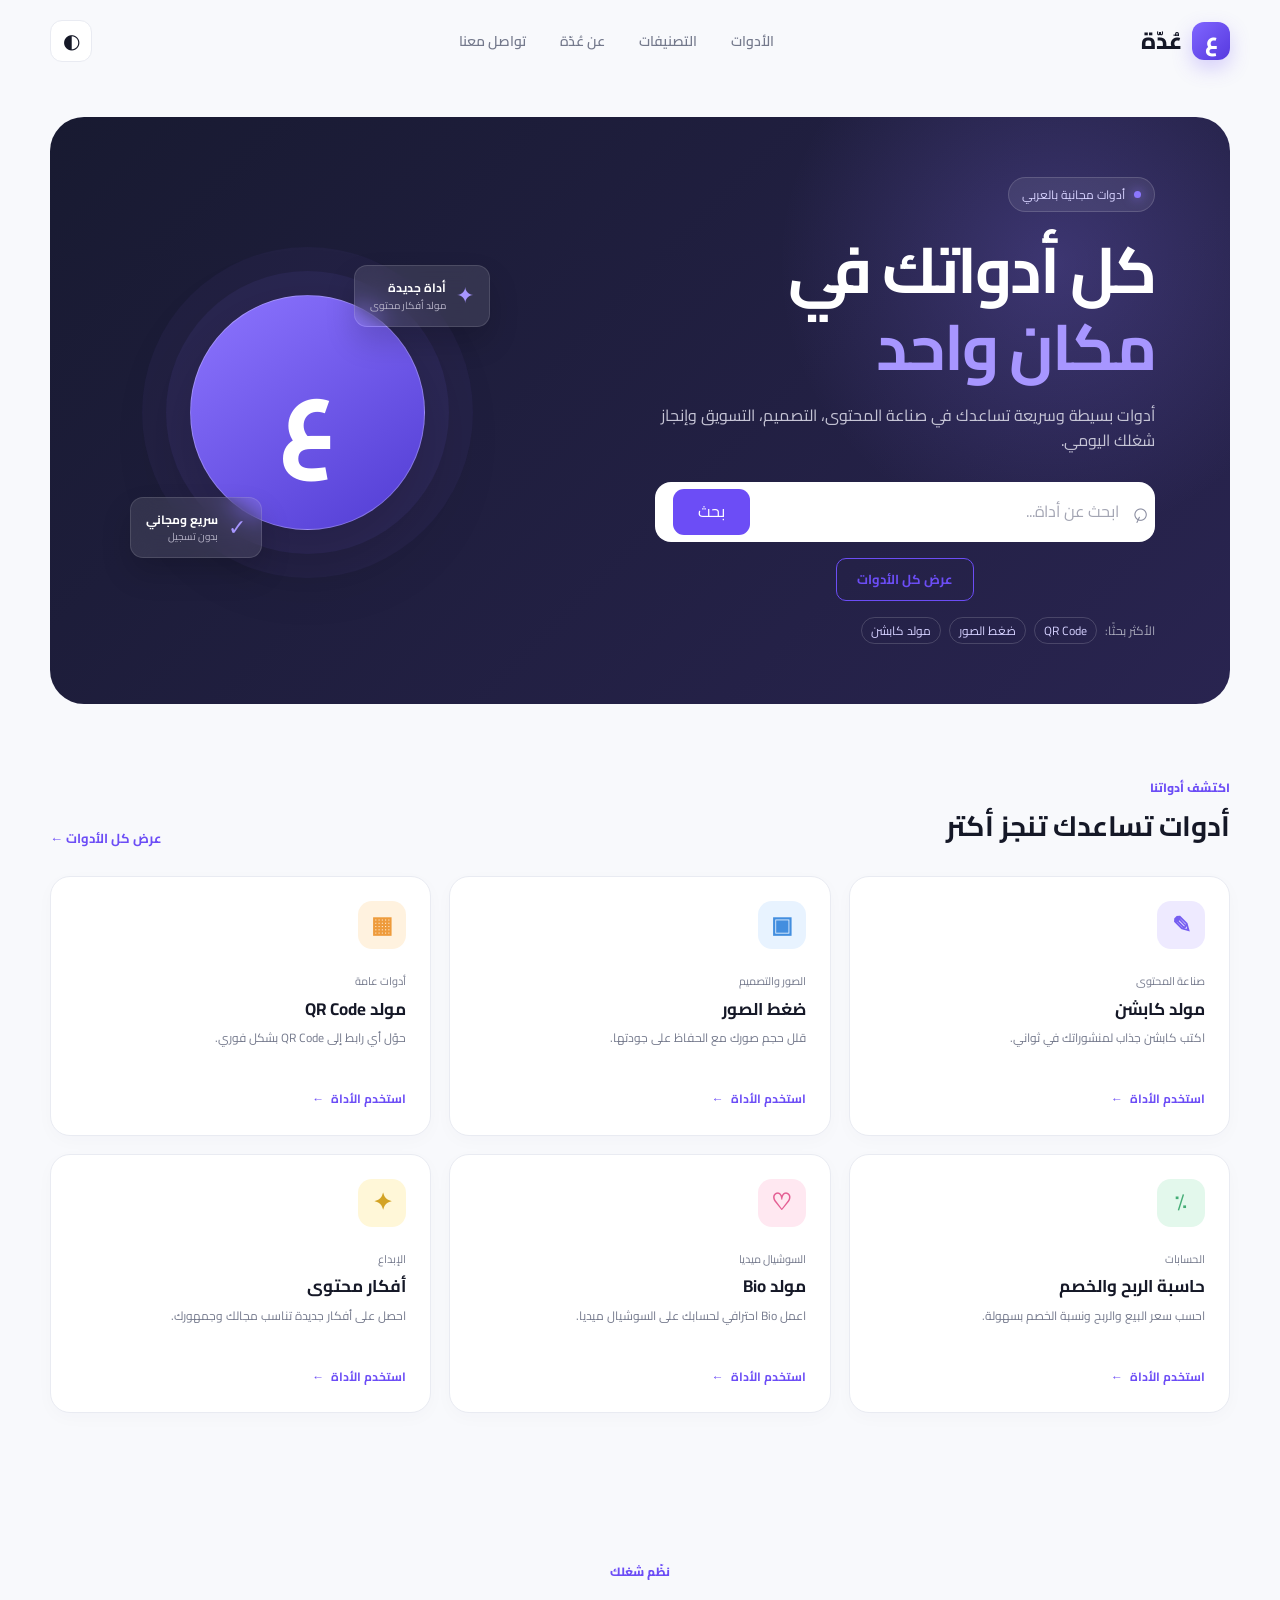
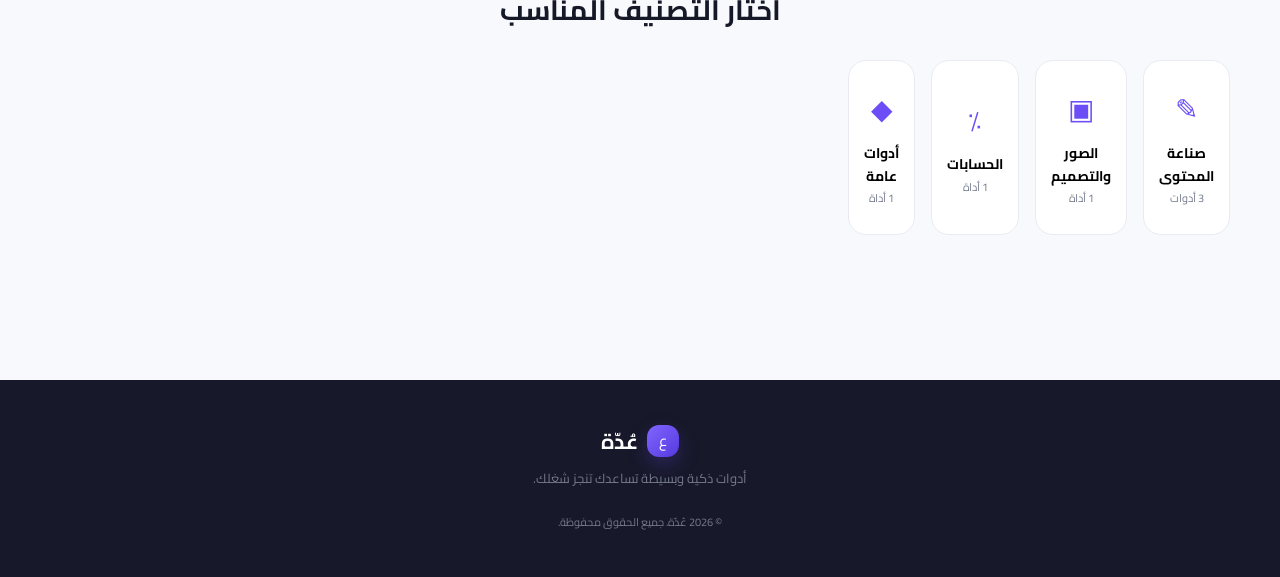
<file: index.html>
<!DOCTYPE html>
<html lang="ar" dir="rtl">
<head>
  <meta charset="UTF-8" />
  <meta name="viewport" content="width=device-width, initial-scale=1.0" />

  <title>عُدّة | أدوات ذكية لشغلك ومحتواك</title>
 <meta name="google-site-verification" content="Br5RS-T35lmBNQsAikjO_dDjyDPE9L5J4NMdRXbKsqI" />
  
  <link rel="icon" type="image/svg+xml" href="favicon.svg" />

  <meta
    name="description"
    content="عُدّة توفر لك أدوات عربية مجانية لصناعة المحتوى، التصميم، الحسابات والتسويق."
  />

  <link rel="preconnect" href="https://fonts.googleapis.com" />
  <link rel="preconnect" href="https://fonts.gstatic.com" crossorigin />
  <link
    href="https://fonts.googleapis.com/css2?family=Cairo:wght@400;500;600;700;800&display=swap"
    rel="stylesheet"
  />

  <link rel="stylesheet" href="style.css" />
</head>

<body>
  <header class="navbar">
    <a href="#" class="logo">
      <span class="logo-icon">ع</span>
      <span>عُدّة</span>
    </a>

    <nav class="nav-links">
      <a href="#tools">الأدوات</a>
      <a href="#categories">التصنيفات</a>
      <a href="about.html">عن عُدّة</a>
      <a href="contact.html">تواصل معنا</a>
    </nav>
    

    <button class="theme-button" id="themeButton" aria-label="تغيير المظهر">
      ◐
    </button>
  </header>

  <main>
    <section class="hero">
      <div class="hero-content">
        <div class="badge">
          <span class="badge-dot"></span>
          أدوات مجانية بالعربي
        </div>

        <h1>
          كل أدواتك في
          <span>مكان واحد</span>
        </h1>

        <p>
          أدوات بسيطة وسريعة تساعدك في صناعة المحتوى، التصميم، التسويق
          وإنجاز شغلك اليومي.
        </p>

        <div class="search-box">
          <span class="search-icon">⌕</span>
          <input
            type="text"
            id="searchInput"
            placeholder="ابحث عن أداة..."
          />
          <button id="searchButton">بحث</button>
        </div>

        <button id="showAllTools" class="show-all-button">
          عرض كل الأدوات
        </button>
        

        <div class="quick-links">
          <span>الأكثر بحثًا:</span>
          <button class="quick-link" data-search="QR">QR Code</button>
          <button class="quick-link" data-search="صور">ضغط الصور</button>
          <button class="quick-link" data-search="كابشن">مولد كابشن</button>
        </div>
      </div>

      <div class="hero-decoration">
        <div class="floating-card card-one">
          <span>✦</span>
          <div>
            <strong>أداة جديدة</strong>
            <small>مولد أفكار محتوى</small>
          </div>
        </div>

        <div class="main-orb">
          <div class="orb-symbol">ع</div>
        </div>

        <div class="floating-card card-two">
          <span>✓</span>
          <div>
            <strong>سريع ومجاني</strong>
            <small>بدون تسجيل</small>
          </div>
        </div>
      </div>
    </section>

    <section class="tools-section" id="tools">
      <div class="section-heading">
        <div>
          <span class="section-label">اكتشف أدواتنا</span>
          <h2>أدوات تساعدك تنجز أكتر</h2>
        </div>

        <a href="#tools" class="view-all">عرض كل الأدوات ←</a>
      </div>

      <div class="tools-grid" id="toolsGrid">
        <article
  class="tool-card"
  data-category="content"
  data-name="مولد كابشن منشورات محتوى"
>

          <div class="tool-icon purple">✎</div>
          <div class="tool-card-content">
            <span class="tool-category">صناعة المحتوى</span>
            <h3>مولد كابشن</h3>
            <p>اكتب كابشن جذاب لمنشوراتك في ثواني.</p>
            <a href="caption.html" class="tool-link">
              استخدم الأداة <span>←</span>
            </a>
            
          </div>
        </article>

        <article
  class="tool-card"
  data-category="design"
  data-name="ضغط الصور تحويل webp"
>

          <div class="tool-icon blue">▣</div>
          <div class="tool-card-content">
            <span class="tool-category">الصور والتصميم</span>
            <h3>ضغط الصور</h3>
            <p>قلل حجم صورك مع الحفاظ على جودتها.</p>
            <a href="images.html" class="tool-link">
              استخدم الأداة <span>←</span>
            </a>
            
          </div>
        </article>

        <article
  class="tool-card"
  data-category="general"
  data-name="مولد qr كود"
>

          <div class="tool-icon orange">▦</div>
          <div class="tool-card-content">
            <span class="tool-category">أدوات عامة</span>
            <h3>مولد QR Code</h3>
            <p>حوّل أي رابط إلى QR Code بشكل فوري.</p>
            <a href="qr.html" class="tool-link">
              استخدم الأداة <span>←</span>
            </a>
            
          </div>
        </article>

        <article
  class="tool-card"
  data-category="calculations"
  data-name="حاسبة الربح الخصم السعر"
>

          <div class="tool-icon green">٪</div>
          <div class="tool-card-content">
            <span class="tool-category">الحسابات</span>
            <h3>حاسبة الربح والخصم</h3>
            <p>احسب سعر البيع والربح ونسبة الخصم بسهولة.</p>
            <a href="calculator.html" class="tool-link">
              استخدم الأداة <span>←</span>
            </a>
            
          </div>
        </article>

        <article
  class="tool-card"
  data-category="content"
  data-name="مولد bio انستجرام تيك توك"
>

          <div class="tool-icon pink">♡</div>
          <div class="tool-card-content">
            <span class="tool-category">السوشيال ميديا</span>
            <h3>مولد Bio</h3>
            <p>اعمل Bio احترافي لحسابك على السوشيال ميديا.</p>
            <a href="bio.html" class="tool-link">
              استخدم الأداة <span>←</span>
            </a>
            
          </div>
        </article>

        <article
  class="tool-card"
  data-category="content"
  data-name="أفكار محتوى فيديو"
>

          <div class="tool-icon yellow">✦</div>
          <div class="tool-card-content">
            <span class="tool-category">الإبداع</span>
            <h3>أفكار محتوى</h3>
            <p>احصل على أفكار جديدة تناسب مجالك وجمهورك.</p>
            <a href="ideas.html" class="tool-link">
              استخدم الأداة <span>←</span>
            </a>
            
          </div>
        </article>
      </div>

      <p class="no-results" id="noResults">
        مفيش أدوات مطابقة للبحث حاليًا.
      </p>
    </section>

    <section class="categories-section" id="categories">
      <div class="section-heading centered">
        <span class="section-label">نظّم شغلك</span>
        <h2>اختار التصنيف المناسب</h2>
      </div>

      <div class="categories-grid">

      <div class="categories-grid">
        <button class="category-card" data-category-filter="content">
          <span>✎</span>
          <strong>صناعة المحتوى</strong>
          <small>3 أدوات</small>
        </button>
      
        <button class="category-card" data-category-filter="design">
          <span>▣</span>
          <strong>الصور والتصميم</strong>
          <small>1 أداة</small>
        </button>
      
        <button class="category-card" data-category-filter="calculations">
          <span>٪</span>
          <strong>الحسابات</strong>
          <small>1 أداة</small>
        </button>
      
        <button class="category-card" data-category-filter="general">
          <span>◆</span>
          <strong>أدوات عامة</strong>
          <small>1 أداة</small>
        </button>
      </div>
      
    </section>
  </main>

  <footer id="about">
    <div class="footer-logo">
      <span class="logo-icon">ع</span>
      <strong>عُدّة</strong>
    </div>
    <p>أدوات ذكية وبسيطة تساعدك تنجز شغلك.</p>
    <span class="copyright">© 2026 عُدّة. جميع الحقوق محفوظة.</span>
  </footer>

  <script src="script.js"></script>
</body>
</html>
</file>
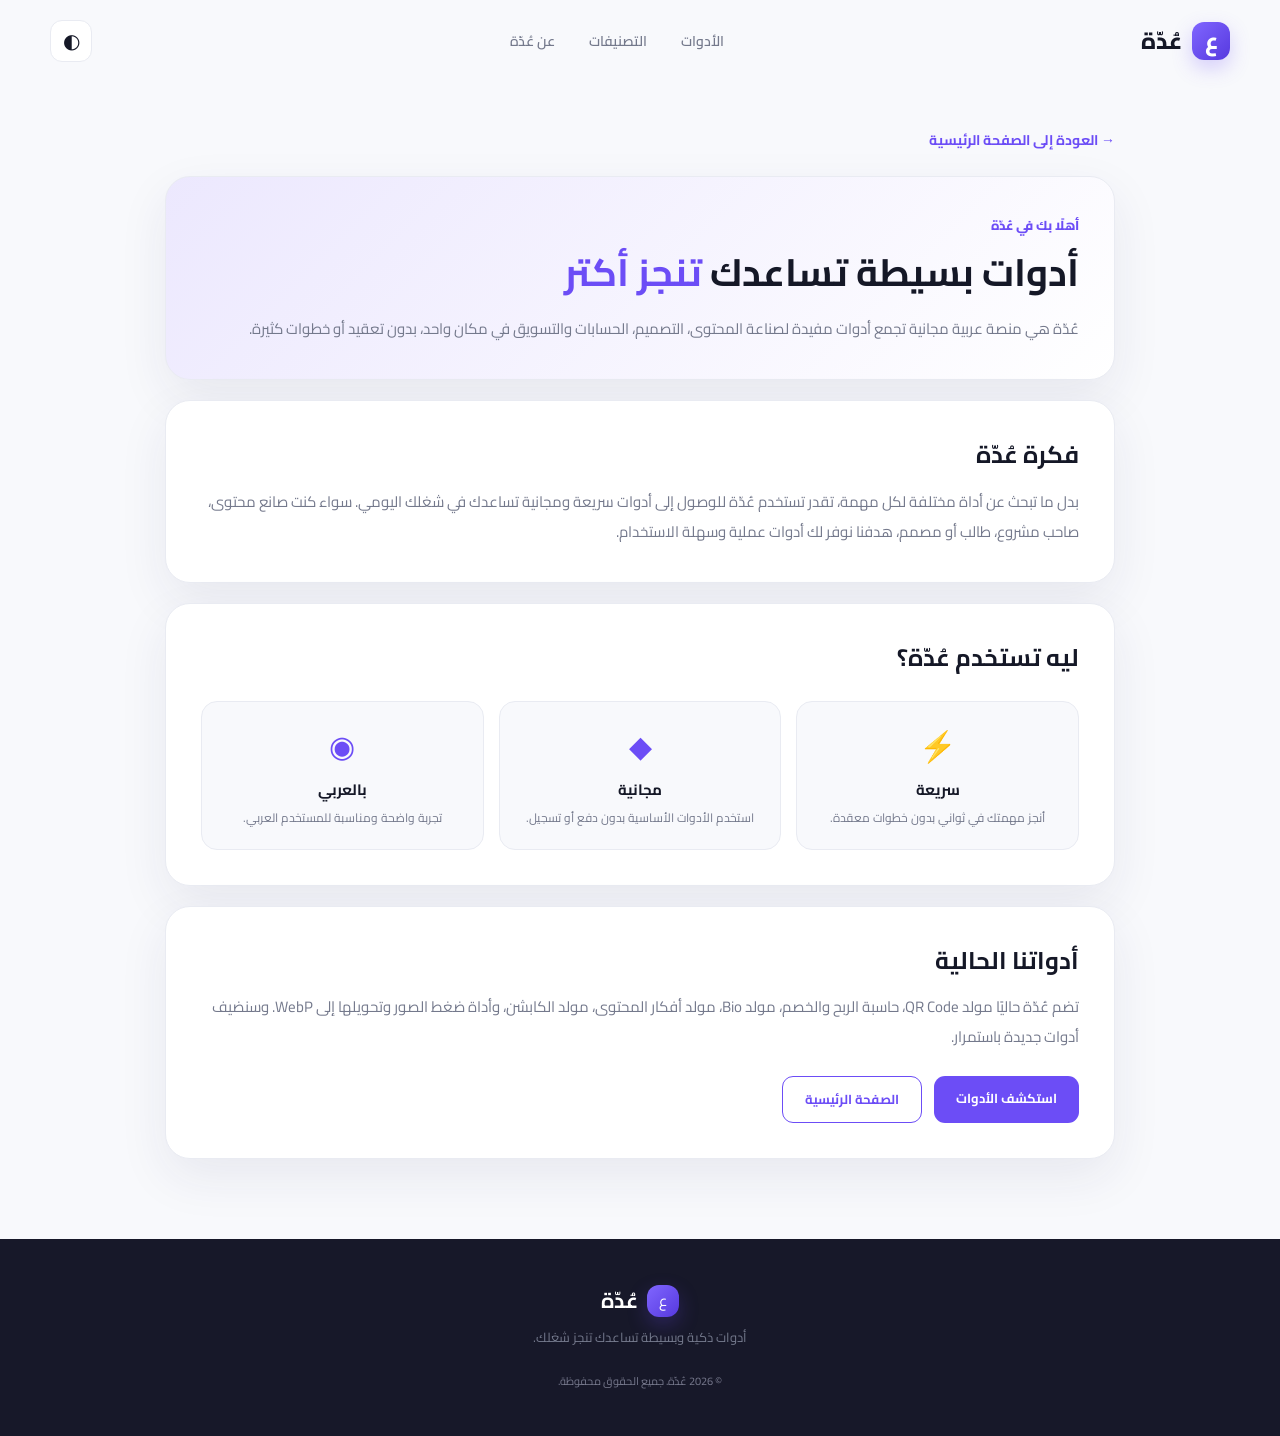
<file: about.html>
<!DOCTYPE html>
<html lang="ar" dir="rtl">
<head>
  <meta charset="UTF-8" />
  <meta name="viewport" content="width=device-width, initial-scale=1.0" />

  <title>عن عُدّة | أدوات عربية مجانية</title>
  <link rel="icon" type="image/svg+xml" href="favicon.svg" />


  <meta
    name="description"
    content="تعرّف على عُدّة، منصة عربية توفر أدوات مجانية وسريعة لصناعة المحتوى والتصميم والحسابات."
  />

  <link rel="preconnect" href="https://fonts.googleapis.com" />
  <link rel="preconnect" href="https://fonts.gstatic.com" crossorigin />
  <link
    href="https://fonts.googleapis.com/css2?family=Cairo:wght@400;500;600;700;800&display=swap"
    rel="stylesheet"
  />

  <link rel="stylesheet" href="style.css" />

  <style>
    .about-page {
      width: min(950px, calc(100% - 30px ));
      margin: 45px auto 80px;
    }

    .back-link {
      display: inline-block;
      margin-bottom: 25px;
      color: var(--primary);
      font-size: 14px;
      font-weight: 700;
    }

    .about-hero,
    .about-section {
      padding: 35px;
      border: 1px solid var(--border);
      border-radius: 25px;
      background: var(--surface);
      box-shadow: var(--shadow);
    }

    .about-hero {
      margin-bottom: 20px;
      background:
        linear-gradient(
          135deg,
          rgba(108, 77, 246, 0.13),
          transparent
        ),
        var(--surface);
    }

    .about-label {
      color: var(--primary);
      font-size: 13px;
      font-weight: 800;
    }

    .about-title {
      margin: 8px 0 15px;
      font-size: 38px;
      line-height: 1.4;
    }

    .about-title span {
      color: var(--primary);
    }

    .about-text {
      color: var(--muted);
      font-size: 15px;
      line-height: 2;
    }

    .about-section {
      margin-bottom: 20px;
    }

    .about-section h2 {
      margin-bottom: 12px;
      font-size: 24px;
    }

    .features-grid {
      display: grid;
      grid-template-columns: repeat(3, 1fr);
      gap: 15px;
      margin-top: 24px;
    }

    .feature-card {
      padding: 20px 16px;
      border: 1px solid var(--border);
      border-radius: 16px;
      background: var(--bg);
      text-align: center;
    }

    .feature-icon {
      display: block;
      margin-bottom: 8px;
      color: var(--primary);
      font-size: 30px;
    }

    .feature-card strong,
    .feature-card small {
      display: block;
    }

    .feature-card strong {
      margin-bottom: 5px;
      font-size: 15px;
    }

    .feature-card small {
      color: var(--muted);
      font-size: 12px;
      line-height: 1.8;
    }

    .about-actions {
      display: flex;
      flex-wrap: wrap;
      gap: 12px;
      margin-top: 24px;
    }

    .about-button {
      display: inline-block;
      padding: 12px 22px;
      border-radius: 11px;
      color: white;
      background: var(--primary);
      font-size: 13px;
      font-weight: 700;
    }

    .about-button.secondary {
      color: var(--primary);
      border: 1px solid var(--primary);
      background: transparent;
    }

    @media (max-width: 650px) {
      .about-page {
        margin-top: 25px;
      }

      .about-hero,
      .about-section {
        padding: 24px 18px;
      }

      .about-title {
        font-size: 29px;
      }

      .features-grid {
        grid-template-columns: 1fr;
      }
    }
  </style>
</head>

<body>
  <header class="navbar">
    <a href="index.html" class="logo">
      <span class="logo-icon">ع</span>
      <span>عُدّة</span>
    </a>

    <nav class="nav-links">
      <a href="index.html#tools">الأدوات</a>
      <a href="index.html#categories">التصنيفات</a>
      <a href="about.html">عن عُدّة</a>
    </nav>

    <button class="theme-button" id="themeButton">
      ◐
    </button>
  </header>

  <main class="about-page">
    <a href="index.html" class="back-link">
      → العودة إلى الصفحة الرئيسية
    </a>

    <section class="about-hero">
      <span class="about-label">أهلًا بك في عُدّة</span>

      <h1 class="about-title">
        أدوات بسيطة تساعدك
        <span>تنجز أكتر</span>
      </h1>

      <p class="about-text">
        عُدّة هي منصة عربية مجانية تجمع أدوات مفيدة لصناعة المحتوى،
        التصميم، الحسابات والتسويق في مكان واحد، بدون تعقيد أو خطوات كثيرة.
      </p>
    </section>

    <section class="about-section">
      <h2>فكرة عُدّة</h2>

      <p class="about-text">
        بدل ما تبحث عن أداة مختلفة لكل مهمة، تقدر تستخدم عُدّة للوصول إلى
        أدوات سريعة ومجانية تساعدك في شغلك اليومي. سواء كنت صانع محتوى،
        صاحب مشروع، طالب أو مصمم، هدفنا نوفر لك أدوات عملية وسهلة الاستخدام.
      </p>
    </section>

    <section class="about-section">
      <h2>ليه تستخدم عُدّة؟</h2>

      <div class="features-grid">
        <div class="feature-card">
          <span class="feature-icon">⚡</span>
          <strong>سريعة</strong>
          <small>
            أنجز مهمتك في ثواني بدون خطوات معقدة.
          </small>
        </div>

        <div class="feature-card">
          <span class="feature-icon">◆</span>
          <strong>مجانية</strong>
          <small>
            استخدم الأدوات الأساسية بدون دفع أو تسجيل.
          </small>
        </div>

        <div class="feature-card">
          <span class="feature-icon">◉</span>
          <strong>بالعربي</strong>
          <small>
            تجربة واضحة ومناسبة للمستخدم العربي.
          </small>
        </div>
      </div>
    </section>

    <section class="about-section">
      <h2>أدواتنا الحالية</h2>

      <p class="about-text">
        تضم عُدّة حاليًا مولد QR Code، حاسبة الربح والخصم، مولد Bio،
        مولد أفكار المحتوى، مولد الكابشن، وأداة ضغط الصور وتحويلها إلى WebP.
        وسنضيف أدوات جديدة باستمرار.
      </p>

      <div class="about-actions">
        <a href="index.html#tools" class="about-button">
          استكشف الأدوات
        </a>

        <a href="index.html" class="about-button secondary">
          الصفحة الرئيسية
        </a>
      </div>
    </section>
  </main>

  <footer>
    <div class="footer-logo">
      <span class="logo-icon">ع</span>
      <strong>عُدّة</strong>
    </div>

    <p>أدوات ذكية وبسيطة تساعدك تنجز شغلك.</p>

    <span class="copyright">
      © 2026 عُدّة. جميع الحقوق محفوظة.
    </span>
  </footer>

  <script>
    const themeButton = document.getElementById("themeButton");

    themeButton.addEventListener("click", function () {
      document.body.classList.toggle("dark");

      themeButton.textContent =
        document.body.classList.contains("dark") ? "☀" : "◐";
    });
  </script>
</body>
</html>
</file>
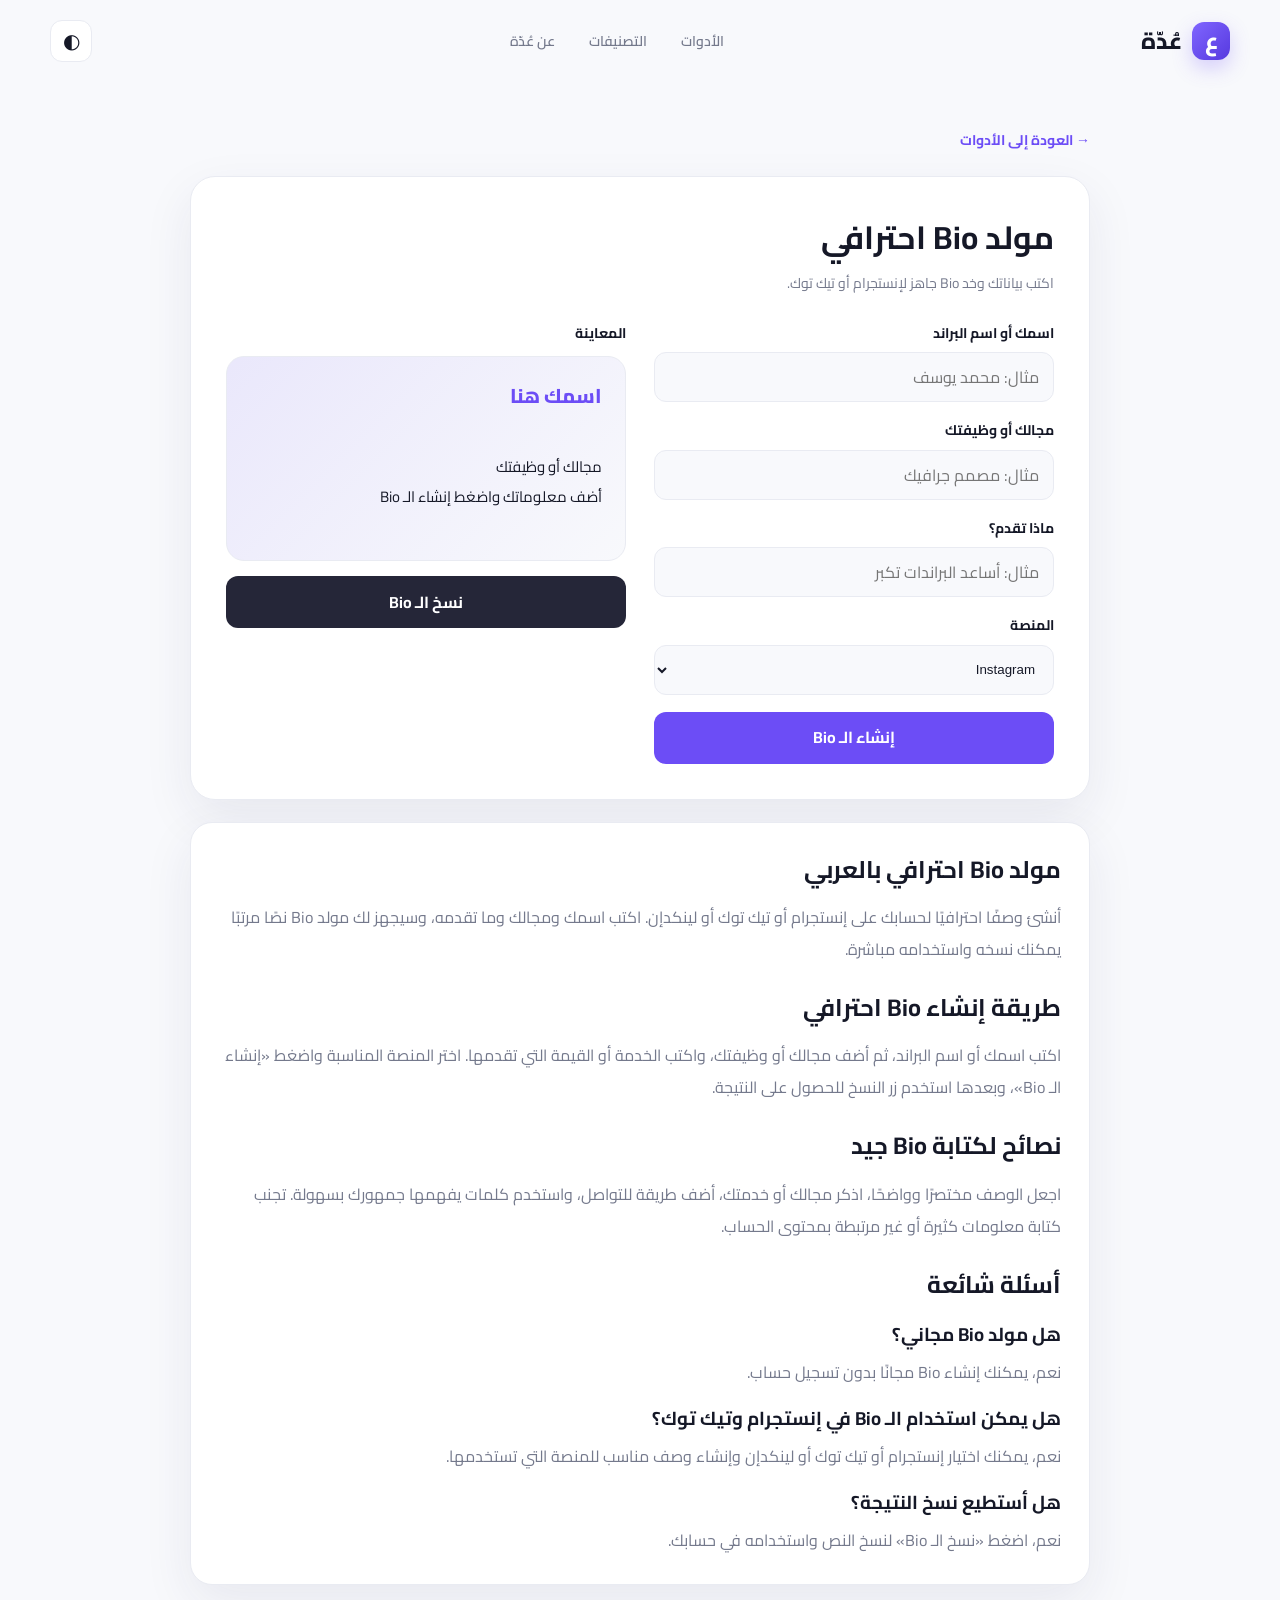
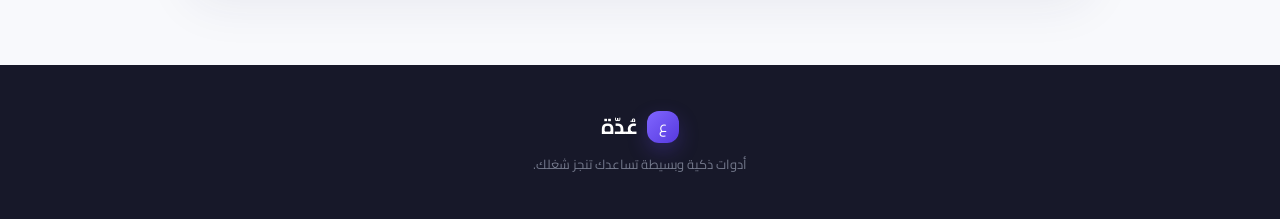
<file: bio.html>
<!DOCTYPE html>
<html lang="ar" dir="rtl">
<head>
  <meta charset="UTF-8" />
  <meta name="viewport" content="width=device-width, initial-scale=1.0" />

  <title>مولد Bio احترافي لإنستجرام وتيك توك | عُدّة</title>

  <link rel="icon" type="image/svg+xml" href="favicon.svg" />

  <meta
  name="description"
  content="أنشئ Bio احترافي بالعربي لإنستجرام وتيك توك ولينكدإن مجانًا، مع إمكانية نسخ النتيجة بضغطة واحدة."
/>
<link
  rel="canonical"
  href="https://odda-tools.github.io/odda/bio.html"
/>

<meta
  property="og:title"
  content="مولد Bio احترافي لإنستجرام وتيك توك | عُدّة"
/>

<meta
  property="og:description"
  content="أنشئ Bio احترافي لحسابك على السوشيال ميديا مجانًا وبسهولة."
/>

<meta
  property="og:url"
  content="https://odda-tools.github.io/odda/bio.html"
/>

<meta property="og:type" content="website" />


  <link rel="preconnect" href="https://fonts.googleapis.com" />
  <link rel="preconnect" href="https://fonts.gstatic.com" crossorigin />
  <link
    href="https://fonts.googleapis.com/css2?family=Cairo:wght@400;500;600;700;800&display=swap"
    rel="stylesheet"
  />

  <link rel="stylesheet" href="style.css" />

  <style>
    .tool-page {
      width: min(900px, calc(100% - 30px ));
      margin: 45px auto 80px;
    }

    .back-link {
      display: inline-block;
      margin-bottom: 25px;
      color: var(--primary);
      font-size: 14px;
      font-weight: 700;
    }

    .tool-box {
      padding: 35px;
      border: 1px solid var(--border);
      border-radius: 25px;
      background: var(--surface);
      box-shadow: var(--shadow);
    }

    .tool-title {
      margin-bottom: 8px;
      font-size: 32px;
    }

    .tool-description {
      margin-bottom: 28px;
      color: var(--muted);
      font-size: 14px;
    }

    .bio-layout {
      display: grid;
      grid-template-columns: 1fr 1fr;
      gap: 28px;
    }

    .form-group {
      margin-bottom: 17px;
    }

    .form-label {
      display: block;
      margin-bottom: 8px;
      font-size: 14px;
      font-weight: 700;
    }

    .form-input,
    .form-select {
      width: 100%;
      height: 50px;
      padding: 0 14px;
      border: 1px solid var(--border);
      border-radius: 12px;
      outline: none;
      color: var(--text);
      background: var(--bg);
    }

    .form-input:focus,
    .form-select:focus {
      border-color: var(--primary);
    }

    .generate-button,
    .copy-button {
      width: 100%;
      height: 52px;
      border: none;
      border-radius: 12px;
      color: white;
      background: var(--primary);
      cursor: pointer;
      font-weight: 700;
      transition: 0.2s ease;
    }

    .generate-button:hover,
    .copy-button:hover {
      background: var(--primary-dark);
    }

    .preview-title {
      margin-bottom: 12px;
      font-size: 14px;
      font-weight: 700;
    }

    .bio-preview {
      min-height: 205px;
      margin-bottom: 15px;
      padding: 23px;
      border: 1px solid var(--border);
      border-radius: 18px;
      background:
        linear-gradient(135deg, rgba(108, 77, 246, 0.1), transparent),
        var(--bg);
    }

    .preview-name {
      margin-bottom: 10px;
      color: var(--primary);
      font-size: 20px;
      font-weight: 800;
    }

    .preview-text {
      min-height: 90px;
      color: var(--text);
      font-size: 15px;
      line-height: 2;
      white-space: pre-line;
    }

    .copy-button {
      background: #252638;
    }

    .copy-button:hover {
      background: #161725;
    }

    .copy-message {
      display: none;
      margin-top: 10px;
      color: #32a56a;
      font-size: 13px;
      text-align: center;
    }

    @media (max-width: 650px) {
      .tool-box {
        padding: 24px 18px;
      }

      .tool-title {
        font-size: 26px;
      }

      .bio-layout {
        grid-template-columns: 1fr;
      }
    }
  </style>
</head>

<body>
  <header class="navbar">
    <a href="index.html" class="logo">
      <span class="logo-icon">ع</span>
      <span>عُدّة</span>
    </a>

    <nav class="nav-links">
      <a href="index.html#tools">الأدوات</a>
      <a href="index.html#categories">التصنيفات</a>
      <a href="index.html#about">عن عُدّة</a>
    </nav>

    <button class="theme-button" id="themeButton">◐</button>
  </header>

  <main class="tool-page">
    <a href="index.html" class="back-link">→ العودة إلى الأدوات</a>

    <section class="tool-box">
      <h1 class="tool-title">مولد Bio احترافي</h1>

      <p class="tool-description">
        اكتب بياناتك وخد Bio جاهز لإنستجرام أو تيك توك.
      </p>

      <div class="bio-layout">
        <div>
          <div class="form-group">
            <label class="form-label" for="nameInput">اسمك أو اسم البراند</label>
            <input
              class="form-input"
              id="nameInput"
              type="text"
              placeholder="مثال: محمد يوسف"
            />
          </div>

          <div class="form-group">
            <label class="form-label" for="jobInput">مجالك أو وظيفتك</label>
            <input
              class="form-input"
              id="jobInput"
              type="text"
              placeholder="مثال: مصمم جرافيك"
            />
          </div>

          <div class="form-group">
            <label class="form-label" for="goalInput">ماذا تقدم؟</label>
            <input
              class="form-input"
              id="goalInput"
              type="text"
              placeholder="مثال: أساعد البراندات تكبر"
            />
          </div>

          <div class="form-group">
            <label class="form-label" for="platformSelect">المنصة</label>
            <select class="form-select" id="platformSelect">
              <option value="instagram">Instagram</option>
              <option value="tiktok">TikTok</option>
              <option value="linkedin">LinkedIn</option>
            </select>
          </div>

          <button class="generate-button" id="generateButton">
            إنشاء الـ Bio
          </button>
        </div>

        <div>
          <div class="preview-title">المعاينة</div>

          <div class="bio-preview">
            <div class="preview-name" id="previewName">
              اسمك هنا
            </div>

            <div class="preview-text" id="previewText">
              مجالك أو وظيفتك
              أضف معلوماتك واضغط إنشاء الـ Bio
            </div>
          </div>

          <button class="copy-button" id="copyButton">
            نسخ الـ Bio
          </button>

          <div class="copy-message" id="copyMessage">
            تم نسخ الـ Bio بنجاح
          </div>
        </div>
      </div>
    </section>
    <section
  style="
    margin-top: 22px;
    padding: 28px;
    border: 1px solid var(--border );
    border-radius: 22px;
    background: var(--surface);
    box-shadow: var(--shadow);
  "
>
  <h2 style="margin-bottom: 12px;">
    مولد Bio احترافي بالعربي
  </h2>

  <p style="color: var(--muted); line-height: 2;">
    أنشئ وصفًا احترافيًا لحسابك على إنستجرام أو تيك توك أو لينكدإن.
    اكتب اسمك ومجالك وما تقدمه، وسيجهز لك مولد Bio نصًا مرتبًا
    يمكنك نسخه واستخدامه مباشرة.
  </p>

  <h2 style="margin: 24px 0 12px;">
    طريقة إنشاء Bio احترافي
  </h2>

  <p style="color: var(--muted); line-height: 2;">
    اكتب اسمك أو اسم البراند، ثم أضف مجالك أو وظيفتك، واكتب الخدمة أو
    القيمة التي تقدمها. اختر المنصة المناسبة واضغط «إنشاء الـ Bio»،
    وبعدها استخدم زر النسخ للحصول على النتيجة.
  </p>

  <h2 style="margin: 24px 0 12px;">
    نصائح لكتابة Bio جيد
  </h2>

  <p style="color: var(--muted); line-height: 2;">
    اجعل الوصف مختصرًا وواضحًا، اذكر مجالك أو خدمتك، أضف طريقة للتواصل،
    واستخدم كلمات يفهمها جمهورك بسهولة. تجنب كتابة معلومات كثيرة أو
    غير مرتبطة بمحتوى الحساب.
  </p>

  <h2 style="margin: 24px 0 12px;">
    أسئلة شائعة
  </h2>

  <h3 style="margin: 16px 0 6px;">
    هل مولد Bio مجاني؟
  </h3>

  <p style="color: var(--muted); line-height: 2;">
    نعم، يمكنك إنشاء Bio مجانًا بدون تسجيل حساب.
  </p>

  <h3 style="margin: 16px 0 6px;">
    هل يمكن استخدام الـ Bio في إنستجرام وتيك توك؟
  </h3>

  <p style="color: var(--muted); line-height: 2;">
    نعم، يمكنك اختيار إنستجرام أو تيك توك أو لينكدإن وإنشاء وصف مناسب
    للمنصة التي تستخدمها.
  </p>

  <h3 style="margin: 16px 0 6px;">
    هل أستطيع نسخ النتيجة؟
  </h3>

  <p style="color: var(--muted); line-height: 2;">
    نعم، اضغط «نسخ الـ Bio» لنسخ النص واستخدامه في حسابك.
  </p>
</section>

  </main>

  <footer>
    <div class="footer-logo">
      <span class="logo-icon">ع</span>
      <strong>عُدّة</strong>
    </div>

    <p>أدوات ذكية وبسيطة تساعدك تنجز شغلك.</p>
  </footer>

  <script>
    const nameInput = document.getElementById("nameInput");
    const jobInput = document.getElementById("jobInput");
    const goalInput = document.getElementById("goalInput");
    const platformSelect = document.getElementById("platformSelect");
    const generateButton = document.getElementById("generateButton");
    const copyButton = document.getElementById("copyButton");
    const previewName = document.getElementById("previewName");
    const previewText = document.getElementById("previewText");
    const copyMessage = document.getElementById("copyMessage");
    const themeButton = document.getElementById("themeButton");

    let generatedBio = "";

    generateButton.addEventListener("click", function () {
      const name = nameInput.value.trim() || "اسمك هنا";
      const job = jobInput.value.trim() || "صانع محتوى";
      const goal = goalInput.value.trim() || "أشارك أفكاري وخبرتي";

      let icon = "✨";

      if (platformSelect.value === "tiktok") {
        icon = "🎥";
      }

      if (platformSelect.value === "linkedin") {
        icon = "💼";
      }

      generatedBio =
        `${icon} ${job}\n` +
        `${goal}\n` +
        `📩 للتعاون والشغل: راسلني\n` +
        `👇 تابعني للمزيد`;

      previewName.textContent = name;
      previewText.textContent = generatedBio;
      copyMessage.style.display = "none";
    });

    copyButton.addEventListener("click", async function () {
      if (!generatedBio) {
        generatedBio = previewText.textContent;
      }

      try {
        await navigator.clipboard.writeText(generatedBio);
        copyMessage.style.display = "block";

        setTimeout(function () {
          copyMessage.style.display = "none";
        }, 2500);
      } catch (error) {
        alert("حدد النص وانسخه يدويًا.");
      }
    });

    themeButton.addEventListener("click", function () {
      document.body.classList.toggle("dark");

      themeButton.textContent =
        document.body.classList.contains("dark") ? "☀" : "◐";
    });
  </script>
</body>
</html>
</file>
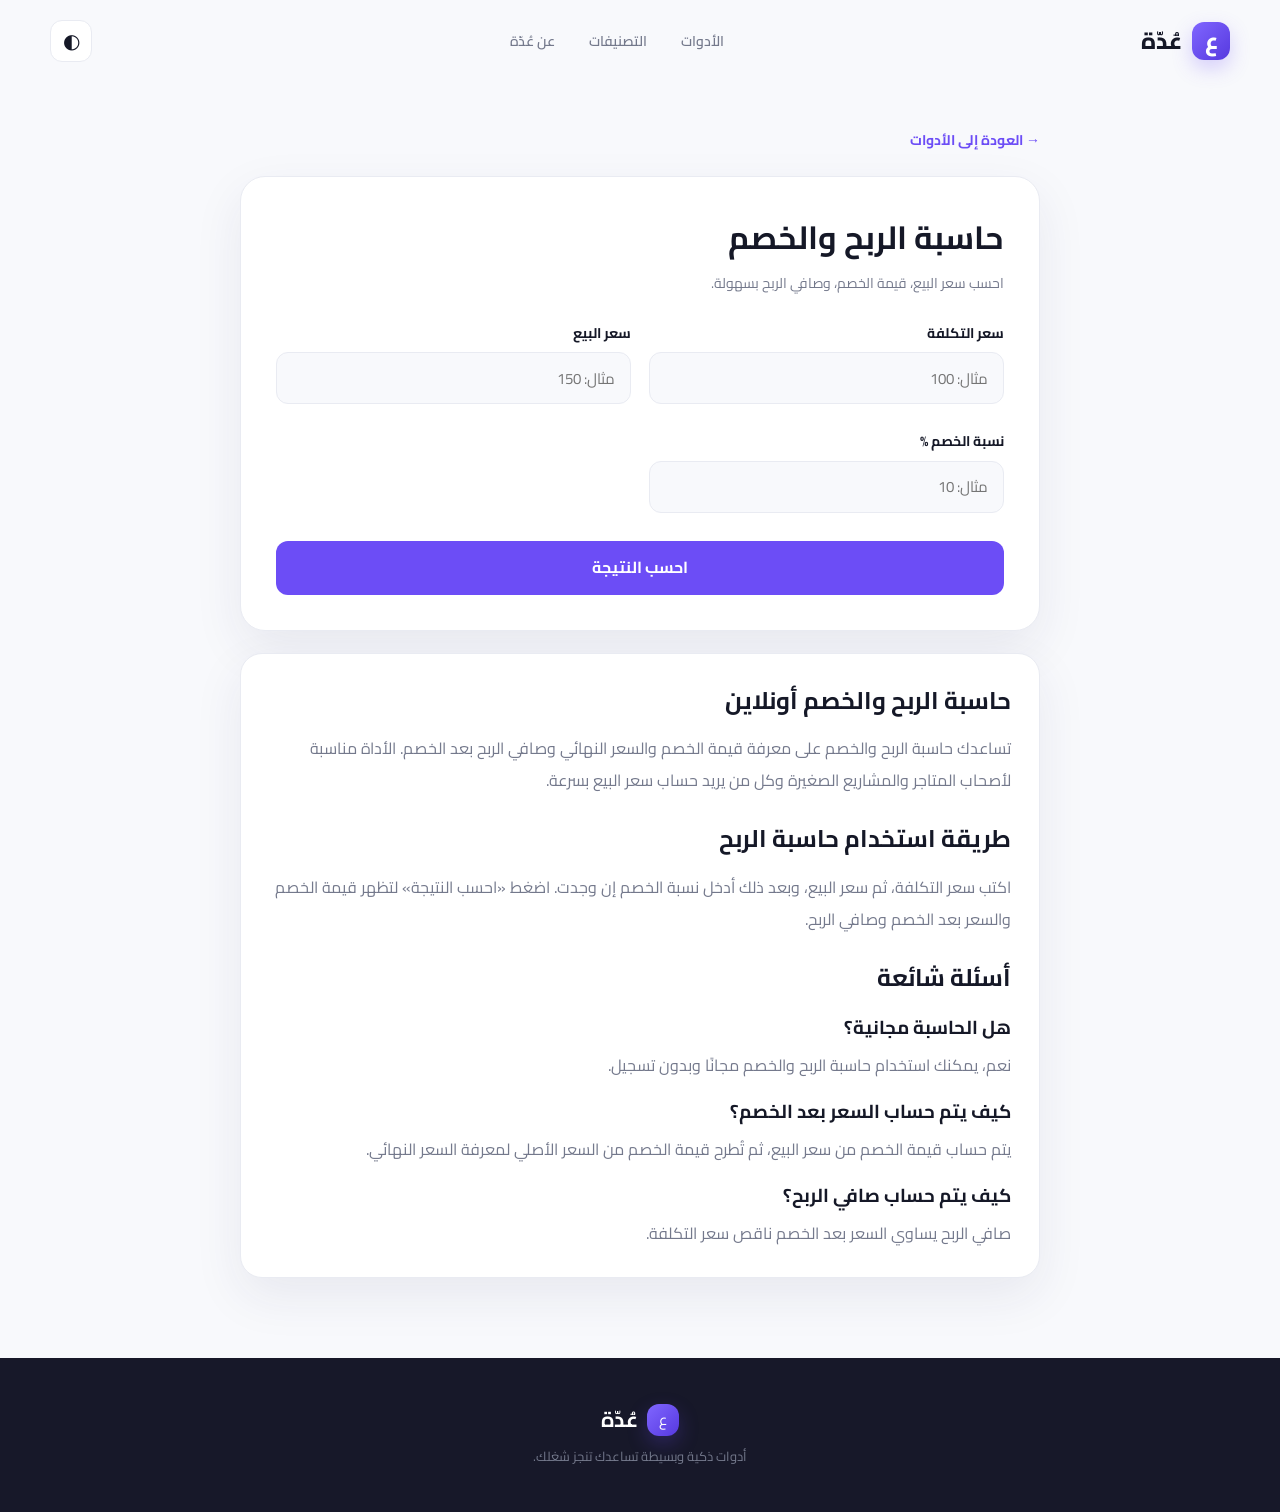
<file: calculator.html>
<!DOCTYPE html>
<html lang="ar" dir="rtl">
<head>
  <meta charset="UTF-8" />
  <meta name="viewport" content="width=device-width, initial-scale=1.0" />

 <title>حاسبة الربح والخصم والخصم المئوي أونلاين | عُدّة</title>

  <link rel="icon" type="image/svg+xml" href="favicon.svg" />

  <meta
  name="description"
  content="احسب سعر البيع وقيمة الخصم وصافي الربح بسهولة باستخدام حاسبة الربح والخصم المجانية من عُدّة."
/>
<link
  rel="canonical"
  href="https://odda-tools.github.io/odda/calculator.html"
/>

<meta
  property="og:title"
  content="حاسبة الربح والخصم أونلاين | عُدّة"
/>

<meta
  property="og:description"
  content="احسب السعر بعد الخصم وصافي الربح بسهولة ومجانًا."
/>

<meta
  property="og:url"
  content="https://odda-tools.github.io/odda/calculator.html"
/>

<meta property="og:type" content="website" />


  <link rel="preconnect" href="https://fonts.googleapis.com" />
  <link rel="preconnect" href="https://fonts.gstatic.com" crossorigin />
  <link
    href="https://fonts.googleapis.com/css2?family=Cairo:wght@400;500;600;700;800&display=swap"
    rel="stylesheet"
  />

  <link rel="stylesheet" href="style.css" />

  <style>
    .tool-page {
      width: min(800px, calc(100% - 30px ));
      margin: 45px auto 80px;
    }

    .back-link {
      display: inline-block;
      margin-bottom: 25px;
      color: var(--primary);
      font-size: 14px;
      font-weight: 700;
    }

    .tool-box {
      padding: 35px;
      border: 1px solid var(--border);
      border-radius: 25px;
      background: var(--surface);
      box-shadow: var(--shadow);
    }

    .tool-title {
      margin-bottom: 8px;
      font-size: 32px;
    }

    .tool-description {
      margin-bottom: 28px;
      color: var(--muted);
      font-size: 14px;
    }

    .inputs-grid {
      display: grid;
      grid-template-columns: repeat(2, 1fr);
      gap: 18px;
    }

    .form-group {
      margin-bottom: 8px;
    }

    .form-label {
      display: block;
      margin-bottom: 8px;
      font-size: 14px;
      font-weight: 700;
    }

    .form-input {
      width: 100%;
      height: 52px;
      padding: 0 15px;
      border: 1px solid var(--border);
      border-radius: 12px;
      outline: none;
      color: var(--text);
      background: var(--bg);
      font-size: 15px;
    }

    .form-input:focus {
      border-color: var(--primary);
    }

    .calculate-button {
      width: 100%;
      height: 54px;
      margin-top: 20px;
      border: none;
      border-radius: 12px;
      color: white;
      background: var(--primary);
      cursor: pointer;
      font-weight: 700;
      transition: 0.2s ease;
    }

    .calculate-button:hover {
      background: var(--primary-dark);
    }

    .results {
      display: none;
      grid-template-columns: repeat(3, 1fr);
      gap: 12px;
      margin-top: 28px;
    }

    .result-card {
      padding: 18px 10px;
      border-radius: 14px;
      background: var(--bg);
      text-align: center;
    }

    .result-card span,
    .result-card strong {
      display: block;
    }

    .result-card span {
      margin-bottom: 5px;
      color: var(--muted);
      font-size: 12px;
    }

    .result-card strong {
      color: var(--primary);
      font-size: 20px;
    }

    .error-message {
      display: none;
      margin-top: 12px;
      color: #d84545;
      font-size: 13px;
    }

    @media (max-width: 600px) {
      .tool-box {
        padding: 24px 18px;
      }

      .tool-title {
        font-size: 26px;
      }

      .inputs-grid,
      .results {
        grid-template-columns: 1fr;
      }
    }
  </style>
</head>

<body>
  <header class="navbar">
    <a href="index.html" class="logo">
      <span class="logo-icon">ع</span>
      <span>عُدّة</span>
    </a>

    <nav class="nav-links">
      <a href="index.html#tools">الأدوات</a>
      <a href="index.html#categories">التصنيفات</a>
      <a href="index.html#about">عن عُدّة</a>
    </nav>

    <button class="theme-button" id="themeButton">◐</button>
  </header>

  <main class="tool-page">
    <a href="index.html" class="back-link">→ العودة إلى الأدوات</a>

    <section class="tool-box">
      <h1 class="tool-title">حاسبة الربح والخصم</h1>

      <p class="tool-description">
        احسب سعر البيع، قيمة الخصم، وصافي الربح بسهولة.
      </p>

      <div class="inputs-grid">
        <div class="form-group">
          <label class="form-label" for="costPrice">سعر التكلفة</label>
          <input
            class="form-input"
            id="costPrice"
            type="number"
            min="0"
            placeholder="مثال: 100"
          />
        </div>

        <div class="form-group">
          <label class="form-label" for="sellingPrice">سعر البيع</label>
          <input
            class="form-input"
            id="sellingPrice"
            type="number"
            min="0"
            placeholder="مثال: 150"
          />
        </div>

        <div class="form-group">
          <label class="form-label" for="discount">
            نسبة الخصم %
          </label>
          <input
            class="form-input"
            id="discount"
            type="number"
            min="0"
            max="100"
            placeholder="مثال: 10"
          />
        </div>
      </div>

      <button class="calculate-button" id="calculateButton">
        احسب النتيجة
      </button>

      <p class="error-message" id="errorMessage">
        من فضلك اكتب أرقامًا صحيحة أكبر من صفر.
      </p>

      <div class="results" id="results">
        <div class="result-card">
          <span>قيمة الخصم</span>
          <strong id="discountValue">0</strong>
        </div>

        <div class="result-card">
          <span>السعر بعد الخصم</span>
          <strong id="finalPrice">0</strong>
        </div>

        <div class="result-card">
          <span>صافي الربح</span>
          <strong id="profitValue">0</strong>
        </div>
      </div>
    </section>
    <section
  style="
    margin-top: 22px;
    padding: 28px;
    border: 1px solid var(--border );
    border-radius: 22px;
    background: var(--surface);
    box-shadow: var(--shadow);
  "
>
  <h2 style="margin-bottom: 12px;">
    حاسبة الربح والخصم أونلاين
  </h2>

  <p style="color: var(--muted); line-height: 2;">
    تساعدك حاسبة الربح والخصم على معرفة قيمة الخصم والسعر النهائي
    وصافي الربح بعد الخصم. الأداة مناسبة لأصحاب المتاجر والمشاريع
    الصغيرة وكل من يريد حساب سعر البيع بسرعة.
  </p>

  <h2 style="margin: 24px 0 12px;">
    طريقة استخدام حاسبة الربح
  </h2>

  <p style="color: var(--muted); line-height: 2;">
    اكتب سعر التكلفة، ثم سعر البيع، وبعد ذلك أدخل نسبة الخصم إن وجدت.
    اضغط «احسب النتيجة» لتظهر قيمة الخصم والسعر بعد الخصم وصافي الربح.
  </p>

  <h2 style="margin: 24px 0 12px;">
    أسئلة شائعة
  </h2>

  <h3 style="margin: 16px 0 6px;">
    هل الحاسبة مجانية؟
  </h3>

  <p style="color: var(--muted); line-height: 2;">
    نعم، يمكنك استخدام حاسبة الربح والخصم مجانًا وبدون تسجيل.
  </p>

  <h3 style="margin: 16px 0 6px;">
    كيف يتم حساب السعر بعد الخصم؟
  </h3>

  <p style="color: var(--muted); line-height: 2;">
    يتم حساب قيمة الخصم من سعر البيع، ثم تُطرح قيمة الخصم من السعر
    الأصلي لمعرفة السعر النهائي.
  </p>

  <h3 style="margin: 16px 0 6px;">
    كيف يتم حساب صافي الربح؟
  </h3>

  <p style="color: var(--muted); line-height: 2;">
    صافي الربح يساوي السعر بعد الخصم ناقص سعر التكلفة.
  </p>
</section>

  </main>

  <footer>
    <div class="footer-logo">
      <span class="logo-icon">ع</span>
      <strong>عُدّة</strong>
    </div>

    <p>أدوات ذكية وبسيطة تساعدك تنجز شغلك.</p>
  </footer>

  <script>
    const costPrice = document.getElementById("costPrice");
    const sellingPrice = document.getElementById("sellingPrice");
    const discount = document.getElementById("discount");
    const calculateButton = document.getElementById("calculateButton");
    const results = document.getElementById("results");
    const errorMessage = document.getElementById("errorMessage");
    const themeButton = document.getElementById("themeButton");

    calculateButton.addEventListener("click", function () {
      const cost = Number(costPrice.value);
      const selling = Number(sellingPrice.value);
      const discountPercent = Number(discount.value || 0);

      if (
        cost <= 0 ||
        selling <= 0 ||
        discountPercent < 0 ||
        discountPercent > 100
      ) {
        errorMessage.style.display = "block";
        results.style.display = "none";
        return;
      }

      const discountAmount = selling * (discountPercent / 100);
      const finalSellingPrice = selling - discountAmount;
      const profit = finalSellingPrice - cost;

      document.getElementById("discountValue").textContent =
        discountAmount.toFixed(2);

      document.getElementById("finalPrice").textContent =
        finalSellingPrice.toFixed(2);

      document.getElementById("profitValue").textContent =
        profit.toFixed(2);

      errorMessage.style.display = "none";
      results.style.display = "grid";
    });

    themeButton.addEventListener("click", function () {
      document.body.classList.toggle("dark");

      themeButton.textContent = document.body.classList.contains("dark")
        ? "☀"
        : "◐";
    });
  </script>
</body>
</html>
</file>
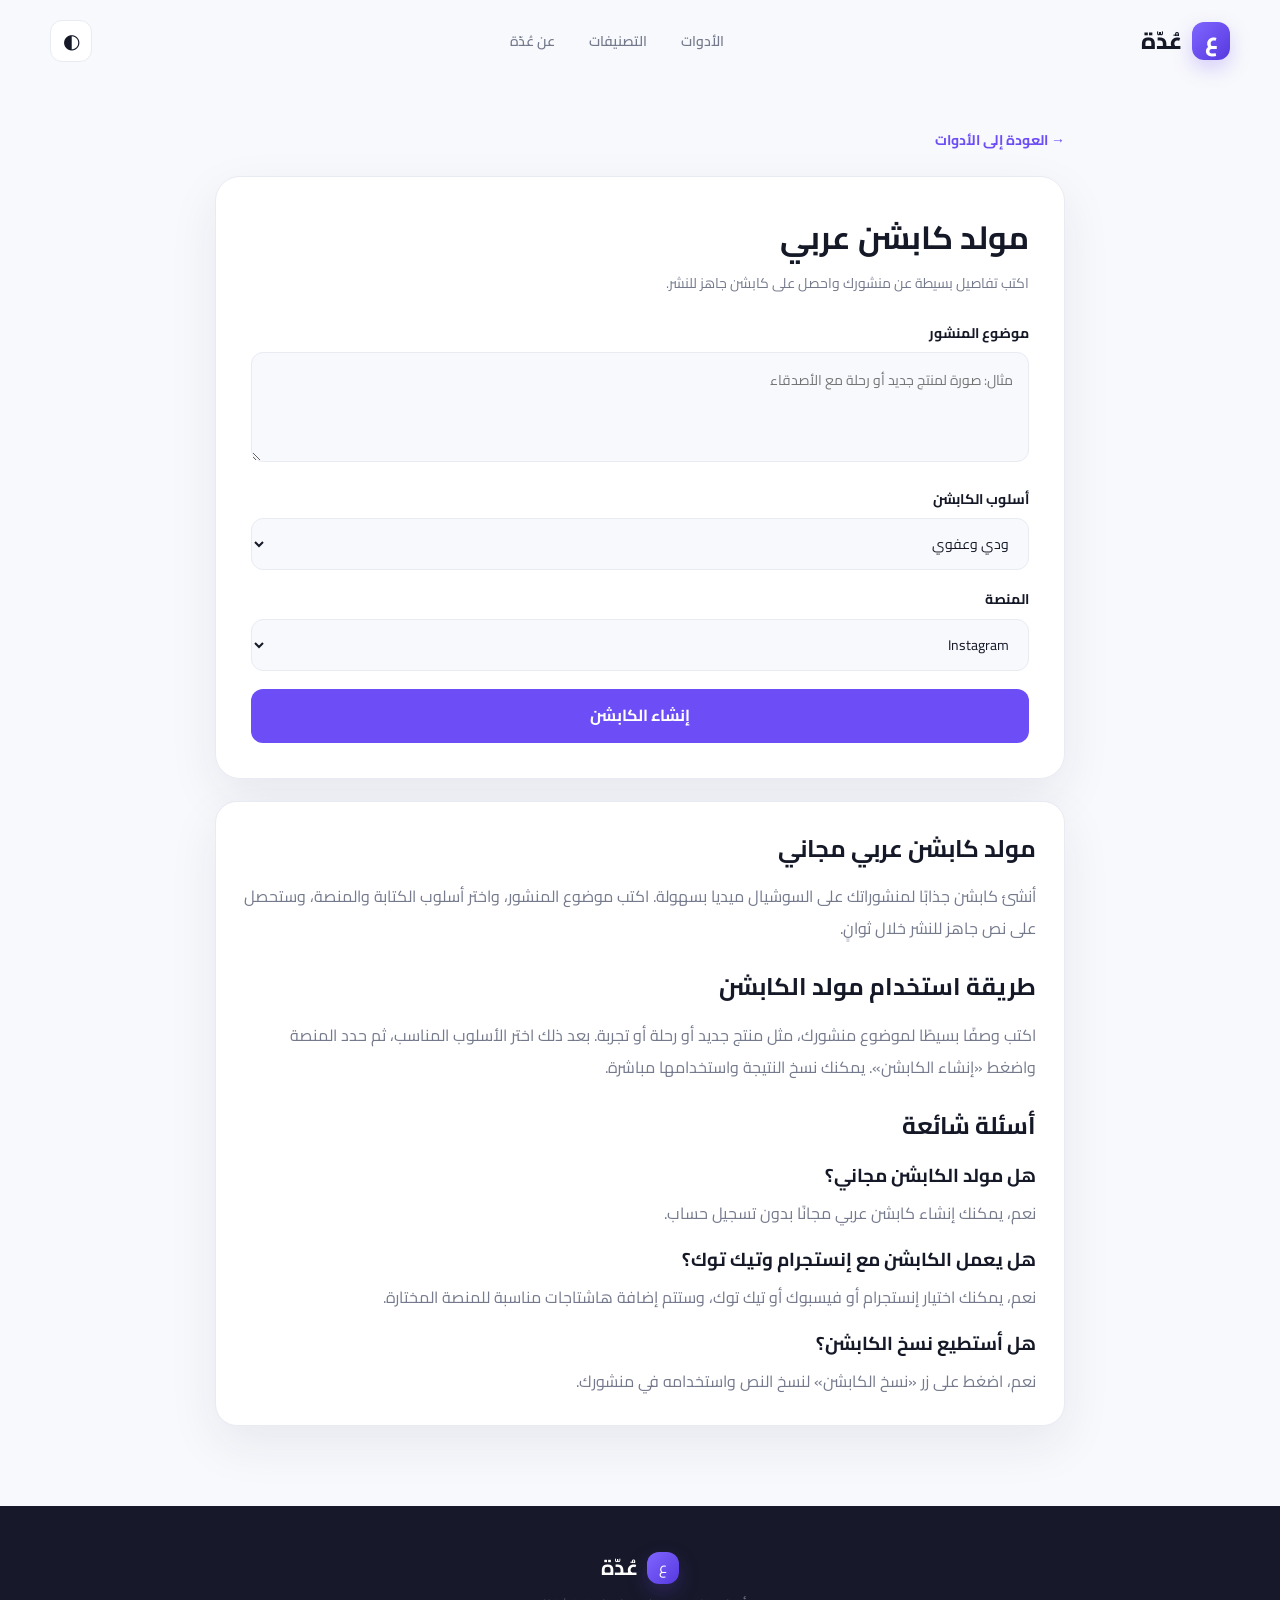
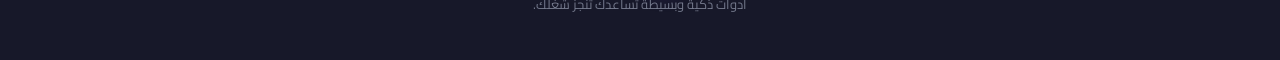
<file: caption.html>
<!DOCTYPE html>
<html lang="ar" dir="rtl">
<head>
  <meta charset="UTF-8" />
  <meta name="viewport" content="width=device-width, initial-scale=1.0" />

 <title>مولد كابشن عربي مجاني للسوشيال ميديا | عُدّة</title>

  <link rel="icon" type="image/svg+xml" href="favicon.svg" />

 <meta
  name="description"
  content="اكتب موضوع منشورك واحصل على كابشن عربي مجاني وجاهز لإنستجرام وفيسبوك وتيك توك بدون تسجيل."
/>
<link
  rel="canonical"
  href="https://odda-tools.github.io/odda/caption.html"
/>

<meta
  property="og:title"
  content="مولد كابشن عربي مجاني للسوشيال ميديا | عُدّة"
/>

<meta
  property="og:description"
  content="أنشئ كابشن عربي جاهز لمنشوراتك على إنستجرام وفيسبوك وتيك توك."
/>

<meta
  property="og:url"
  content="https://odda-tools.github.io/odda/caption.html"
/>

<meta property="og:type" content="website" />


  <link rel="preconnect" href="https://fonts.googleapis.com" />
  <link rel="preconnect" href="https://fonts.gstatic.com" crossorigin />
  <link
    href="https://fonts.googleapis.com/css2?family=Cairo:wght@400;500;600;700;800&display=swap"
    rel="stylesheet"
  />

  <link rel="stylesheet" href="style.css" />

  <style>
    .tool-page {
      width: min(850px, calc(100% - 30px ));
      margin: 45px auto 80px;
    }

    .back-link {
      display: inline-block;
      margin-bottom: 25px;
      color: var(--primary);
      font-size: 14px;
      font-weight: 700;
    }

    .tool-box {
      padding: 35px;
      border: 1px solid var(--border);
      border-radius: 25px;
      background: var(--surface);
      box-shadow: var(--shadow);
    }

    .tool-title {
      margin-bottom: 8px;
      font-size: 32px;
    }

    .tool-description {
      margin-bottom: 28px;
      color: var(--muted);
      font-size: 14px;
    }

    .form-group {
      margin-bottom: 18px;
    }

    .form-label {
      display: block;
      margin-bottom: 8px;
      font-size: 14px;
      font-weight: 700;
    }

    .form-input,
    .form-select,
    .form-textarea {
      width: 100%;
      padding: 0 15px;
      border: 1px solid var(--border);
      border-radius: 12px;
      outline: none;
      color: var(--text);
      background: var(--bg);
      font-family: inherit;
      font-size: 14px;
    }

    .form-input,
    .form-select {
      height: 52px;
    }

    .form-textarea {
      min-height: 110px;
      padding-top: 14px;
      resize: vertical;
    }

    .form-input:focus,
    .form-select:focus,
    .form-textarea:focus {
      border-color: var(--primary);
    }

    .generate-button,
    .copy-button {
      width: 100%;
      height: 54px;
      border: none;
      border-radius: 12px;
      color: white;
      background: var(--primary);
      cursor: pointer;
      font-family: inherit;
      font-weight: 700;
      transition: 0.2s ease;
    }

    .generate-button:hover {
      background: var(--primary-dark);
    }

    .caption-result {
      display: none;
      margin-top: 28px;
      padding: 25px;
      border: 1px solid var(--border);
      border-radius: 18px;
      background:
        linear-gradient(135deg, rgba(108, 77, 246, 0.1), transparent),
        var(--bg);
    }

    .result-label {
      color: var(--primary);
      font-size: 12px;
      font-weight: 800;
    }

    .caption-text {
      min-height: 120px;
      margin: 12px 0 18px;
      color: var(--text);
      font-size: 15px;
      line-height: 2;
      white-space: pre-line;
    }

    .copy-button {
      background: #252638;
    }

    .copy-button:hover {
      background: #161725;
    }

    .copy-message {
      display: none;
      margin-top: 10px;
      color: #32a56a;
      font-size: 13px;
      text-align: center;
    }

    @media (max-width: 600px) {
      .tool-box {
        padding: 24px 18px;
      }

      .tool-title {
        font-size: 26px;
      }
    }
  </style>
</head>

<body>
  <header class="navbar">
    <a href="index.html" class="logo">
      <span class="logo-icon">ع</span>
      <span>عُدّة</span>
    </a>

    <nav class="nav-links">
      <a href="index.html#tools">الأدوات</a>
      <a href="index.html#categories">التصنيفات</a>
      <a href="index.html#about">عن عُدّة</a>
    </nav>

    <button class="theme-button" id="themeButton">◐</button>
  </header>

  <main class="tool-page">
    <a href="index.html" class="back-link">→ العودة إلى الأدوات</a>

    <section class="tool-box">
      <h1 class="tool-title">مولد كابشن عربي</h1>

      <p class="tool-description">
        اكتب تفاصيل بسيطة عن منشورك واحصل على كابشن جاهز للنشر.
      </p>

      <div class="form-group">
        <label class="form-label" for="topicInput">
          موضوع المنشور
        </label>

        <textarea
          class="form-textarea"
          id="topicInput"
          placeholder="مثال: صورة لمنتج جديد أو رحلة مع الأصدقاء"
        ></textarea>
      </div>

      <div class="form-group">
        <label class="form-label" for="toneSelect">
          أسلوب الكابشن
        </label>

        <select class="form-select" id="toneSelect">
          <option value="friendly">ودي وعفوي</option>
          <option value="professional">احترافي</option>
          <option value="funny">مضحك</option>
          <option value="motivational">تحفيزي</option>
        </select>
      </div>

      <div class="form-group">
        <label class="form-label" for="platformSelect">
          المنصة
        </label>

        <select class="form-select" id="platformSelect">
          <option value="instagram">Instagram</option>
          <option value="facebook">Facebook</option>
          <option value="tiktok">TikTok</option>
        </select>
      </div>

      <button class="generate-button" id="generateButton">
        إنشاء الكابشن
      </button>

      <div class="caption-result" id="captionResult">
        <span class="result-label">الكابشن المقترح</span>

        <div class="caption-text" id="captionText"></div>

        <button class="copy-button" id="copyButton">
          نسخ الكابشن
        </button>

        <div class="copy-message" id="copyMessage">
          تم نسخ الكابشن بنجاح
        </div>
      </div>
    </section>
    <section
  style="
    margin-top: 22px;
    padding: 28px;
    border: 1px solid var(--border );
    border-radius: 22px;
    background: var(--surface);
    box-shadow: var(--shadow);
  "
>
  <h2 style="margin-bottom: 12px;">
    مولد كابشن عربي مجاني
  </h2>

  <p style="color: var(--muted); line-height: 2;">
    أنشئ كابشن جذابًا لمنشوراتك على السوشيال ميديا بسهولة. اكتب موضوع
    المنشور، واختر أسلوب الكتابة والمنصة، وستحصل على نص جاهز للنشر
    خلال ثوانٍ.
  </p>

  <h2 style="margin: 24px 0 12px;">
    طريقة استخدام مولد الكابشن
  </h2>

  <p style="color: var(--muted); line-height: 2;">
    اكتب وصفًا بسيطًا لموضوع منشورك، مثل منتج جديد أو رحلة أو تجربة.
    بعد ذلك اختر الأسلوب المناسب، ثم حدد المنصة واضغط «إنشاء الكابشن».
    يمكنك نسخ النتيجة واستخدامها مباشرة.
  </p>

  <h2 style="margin: 24px 0 12px;">
    أسئلة شائعة
  </h2>

  <h3 style="margin: 16px 0 6px;">
    هل مولد الكابشن مجاني؟
  </h3>

  <p style="color: var(--muted); line-height: 2;">
    نعم، يمكنك إنشاء كابشن عربي مجانًا بدون تسجيل حساب.
  </p>

  <h3 style="margin: 16px 0 6px;">
    هل يعمل الكابشن مع إنستجرام وتيك توك؟
  </h3>

  <p style="color: var(--muted); line-height: 2;">
    نعم، يمكنك اختيار إنستجرام أو فيسبوك أو تيك توك، وستتم إضافة
    هاشتاجات مناسبة للمنصة المختارة.
  </p>

  <h3 style="margin: 16px 0 6px;">
    هل أستطيع نسخ الكابشن؟
  </h3>

  <p style="color: var(--muted); line-height: 2;">
    نعم، اضغط على زر «نسخ الكابشن» لنسخ النص واستخدامه في منشورك.
  </p>
</section>

  </main>

  <footer>
    <div class="footer-logo">
      <span class="logo-icon">ع</span>
      <strong>عُدّة</strong>
    </div>

    <p>أدوات ذكية وبسيطة تساعدك تنجز شغلك.</p>
  </footer>

  <script>
    const topicInput = document.getElementById("topicInput");
    const toneSelect = document.getElementById("toneSelect");
    const platformSelect = document.getElementById("platformSelect");
    const generateButton = document.getElementById("generateButton");
    const captionResult = document.getElementById("captionResult");
    const captionText = document.getElementById("captionText");
    const copyButton = document.getElementById("copyButton");
    const copyMessage = document.getElementById("copyMessage");
    const themeButton = document.getElementById("themeButton");

    let currentCaption = "";

    generateButton.addEventListener("click", function () {
      const topic = topicInput.value.trim();

      if (!topic) {
        alert("اكتب موضوع المنشور أولًا.");
        topicInput.focus();
        return;
      }

      const tone = toneSelect.value;
      const platform = platformSelect.value;

      let caption = "";

      if (tone === "friendly") {
        caption =
          `كل لحظة في ${topic} ليها حكاية جميلة ✨\n\n` +
          `إيه رأيكم؟ شاركوني رأيكم في التعليقات 💬\n\n` +
          `#يوميات #محتوى #تجربة`;
      }

      if (tone === "professional") {
        caption =
          `نشارككم اليوم ${topic}.\n\n` +
          `هدفنا دائمًا تقديم قيمة حقيقية وتجربة أفضل.\n\n` +
          `للمزيد من التفاصيل، تابعونا وتواصلوا معنا.`;
      }

      if (tone === "funny") {
        caption =
          `${topic}، والنتيجة طلعت أحسن مما توقعت 😂\n\n` +
          `مين جرب حاجة شبه كده قبل كده؟\n\n` +
          `#ضحك #ترفيه #يوميات`;
      }

      if (tone === "motivational") {
        caption =
          `كل خطوة صغيرة بتقربك من هدفك 💪\n\n` +
          `${topic} مجرد بداية، والمهم إنك تكمل وما تستسلمش.\n\n` +
          `ابدأ النهارده، والنتيجة هتفرحك بكرة.`;
      }

      if (platform === "tiktok") {
        caption += "\n\n#fyp #اكسبلور #تيك_توك";
      } else if (platform === "instagram") {
        caption += "\n\n#instagram #اكسبلور #محتوى_عربي";
      } else {
        caption += "\n\n#فيسبوك #منشورات #محتوى_عربي";
      }

      currentCaption = caption;
      captionText.textContent = caption;
      captionResult.style.display = "block";
      copyMessage.style.display = "none";
    });

    copyButton.addEventListener("click", async function () {
      try {
        await navigator.clipboard.writeText(currentCaption);
        copyMessage.style.display = "block";

        setTimeout(function () {
          copyMessage.style.display = "none";
        }, 2500);
      } catch (error) {
        alert("انسخ الكابشن يدويًا من الشاشة.");
      }
    });

    themeButton.addEventListener("click", function () {
      document.body.classList.toggle("dark");

      themeButton.textContent =
        document.body.classList.contains("dark") ? "☀" : "◐";
    });
  </script>
</body>
</html>
</file>
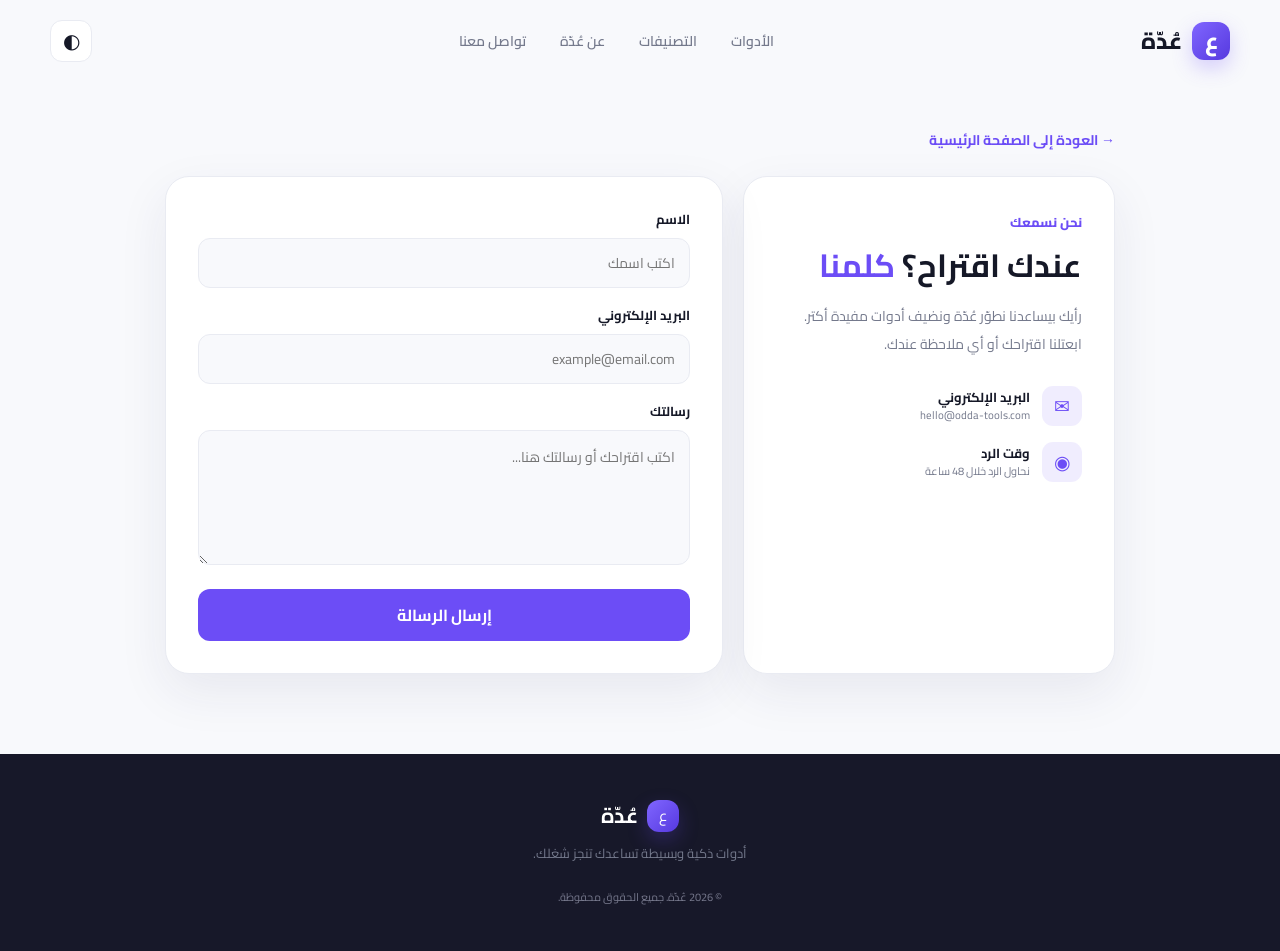
<file: contact.html>
<!DOCTYPE html>
<html lang="ar" dir="rtl">
<head>
  <meta charset="UTF-8" />
  <meta name="viewport" content="width=device-width, initial-scale=1.0" />

  <title>تواصل معنا | عُدّة</title>
  <link rel="icon" type="image/svg+xml" href="favicon.svg" />


  <meta
    name="description"
    content="تواصل مع فريق عُدّة وأرسل اقتراحاتك وملاحظاتك."
  />

  <link rel="preconnect" href="https://fonts.googleapis.com" />
  <link rel="preconnect" href="https://fonts.gstatic.com" crossorigin />
  <link
    href="https://fonts.googleapis.com/css2?family=Cairo:wght@400;500;600;700;800&display=swap"
    rel="stylesheet"
  />

  <link rel="stylesheet" href="style.css" />

  <style>
    .contact-page {
      width: min(950px, calc(100% - 30px ));
      margin: 45px auto 80px;
    }

    .back-link {
      display: inline-block;
      margin-bottom: 25px;
      color: var(--primary);
      font-size: 14px;
      font-weight: 700;
    }

    .contact-layout {
      display: grid;
      grid-template-columns: 0.8fr 1.2fr;
      gap: 20px;
    }

    .contact-card {
      padding: 32px;
      border: 1px solid var(--border);
      border-radius: 24px;
      background: var(--surface);
      box-shadow: var(--shadow);
    }

    .contact-label {
      color: var(--primary);
      font-size: 13px;
      font-weight: 800;
    }

    .contact-title {
      margin: 8px 0 14px;
      font-size: 32px;
      line-height: 1.4;
    }

    .contact-text {
      color: var(--muted);
      font-size: 14px;
      line-height: 2;
    }

    .contact-info {
      margin-top: 28px;
    }

    .info-item {
      display: flex;
      align-items: center;
      gap: 12px;
      margin-top: 16px;
    }

    .info-icon {
      width: 40px;
      height: 40px;
      display: grid;
      place-items: center;
      border-radius: 11px;
      color: var(--primary);
      background: rgba(108, 77, 246, 0.1);
      font-size: 19px;
    }

    .info-item strong,
    .info-item small {
      display: block;
    }

    .info-item strong {
      font-size: 13px;
    }

    .info-item small {
      color: var(--muted);
      font-size: 11px;
    }

    .form-group {
      margin-bottom: 17px;
    }

    .form-label {
      display: block;
      margin-bottom: 8px;
      font-size: 13px;
      font-weight: 700;
    }

    .form-input,
    .form-textarea {
      width: 100%;
      padding: 0 14px;
      border: 1px solid var(--border);
      border-radius: 12px;
      outline: none;
      color: var(--text);
      background: var(--bg);
      font-family: inherit;
      font-size: 14px;
    }

    .form-input {
      height: 50px;
    }

    .form-textarea {
      min-height: 135px;
      padding-top: 13px;
      resize: vertical;
    }

    .form-input:focus,
    .form-textarea:focus {
      border-color: var(--primary);
    }

    .submit-button {
      width: 100%;
      height: 52px;
      border: none;
      border-radius: 12px;
      color: white;
      background: var(--primary);
      cursor: pointer;
      font-family: inherit;
      font-weight: 700;
      transition: 0.2s ease;
    }

    .submit-button:hover {
      background: var(--primary-dark);
    }

    .success-message {
      display: none;
      margin-top: 14px;
      padding: 11px;
      border-radius: 10px;
      color: #238354;
      background: #e6f8ed;
      font-size: 13px;
      text-align: center;
    }

    @media (max-width: 700px) {
      .contact-page {
        margin-top: 25px;
      }

      .contact-layout {
        grid-template-columns: 1fr;
      }

      .contact-card {
        padding: 24px 18px;
      }

      .contact-title {
        font-size: 27px;
      }
    }
  </style>
</head>

<body>
  <header class="navbar">
    <a href="index.html" class="logo">
      <span class="logo-icon">ع</span>
      <span>عُدّة</span>
    </a>

    <nav class="nav-links">
      <a href="index.html#tools">الأدوات</a>
      <a href="index.html#categories">التصنيفات</a>
      <a href="about.html">عن عُدّة</a>
      <a href="contact.html">تواصل معنا</a>
    </nav>

    <button class="theme-button" id="themeButton">
      ◐
    </button>
  </header>

  <main class="contact-page">
    <a href="index.html" class="back-link">
      → العودة إلى الصفحة الرئيسية
    </a>

    <div class="contact-layout">
      <section class="contact-card">
        <span class="contact-label">نحن نسمعك</span>

        <h1 class="contact-title">
          عندك اقتراح؟
            

          <span style="color: var(--primary);">كلمنا</span>
        </h1>

        <p class="contact-text">
          رأيك بيساعدنا نطوّر عُدّة ونضيف أدوات مفيدة أكتر. ابعتلنا اقتراحك
          أو أي ملاحظة عندك.
        </p>

        <div class="contact-info">
          <div class="info-item">
            <span class="info-icon">✉</span>
            <div>
              <strong>البريد الإلكتروني</strong>
              <small>hello@odda-tools.com</small>
            </div>
          </div>

          <div class="info-item">
            <span class="info-icon">◉</span>
            <div>
              <strong>وقت الرد</strong>
              <small>نحاول الرد خلال 48 ساعة</small>
            </div>
          </div>
        </div>
      </section>

      <section class="contact-card">
        <form id="contactForm">
          <div class="form-group">
            <label class="form-label" for="nameInput">الاسم</label>
            <input
              class="form-input"
              id="nameInput"
              type="text"
              placeholder="اكتب اسمك"
              required
            />
          </div>

          <div class="form-group">
            <label class="form-label" for="emailInput">
              البريد الإلكتروني
            </label>
            <input
              class="form-input"
              id="emailInput"
              type="email"
              placeholder="example@email.com"
              required
            />
          </div>

          <div class="form-group">
            <label class="form-label" for="messageInput">رسالتك</label>
            <textarea
              class="form-textarea"
              id="messageInput"
              placeholder="اكتب اقتراحك أو رسالتك هنا..."
              required
            ></textarea>
          </div>

          <button class="submit-button" type="submit">
            إرسال الرسالة
          </button>

          <div class="success-message" id="successMessage">
            تم استلام رسالتك بنجاح. شكرًا لتواصلك معنا.
          </div>
        </form>
      </section>
    </div>
  </main>

  <footer>
    <div class="footer-logo">
      <span class="logo-icon">ع</span>
      <strong>عُدّة</strong>
    </div>

    <p>أدوات ذكية وبسيطة تساعدك تنجز شغلك.</p>

    <span class="copyright">
      © 2026 عُدّة. جميع الحقوق محفوظة.
    </span>
  </footer>

  <script>
    const contactForm = document.getElementById("contactForm");
    const successMessage = document.getElementById("successMessage");
    const themeButton = document.getElementById("themeButton");

    contactForm.addEventListener("submit", function (event) {
      event.preventDefault();

      successMessage.style.display = "block";
      contactForm.reset();
    });

    themeButton.addEventListener("click", function () {
      document.body.classList.toggle("dark");

      themeButton.textContent =
        document.body.classList.contains("dark") ? "☀" : "◐";
    });
  </script>
</body>
</html>
</file>
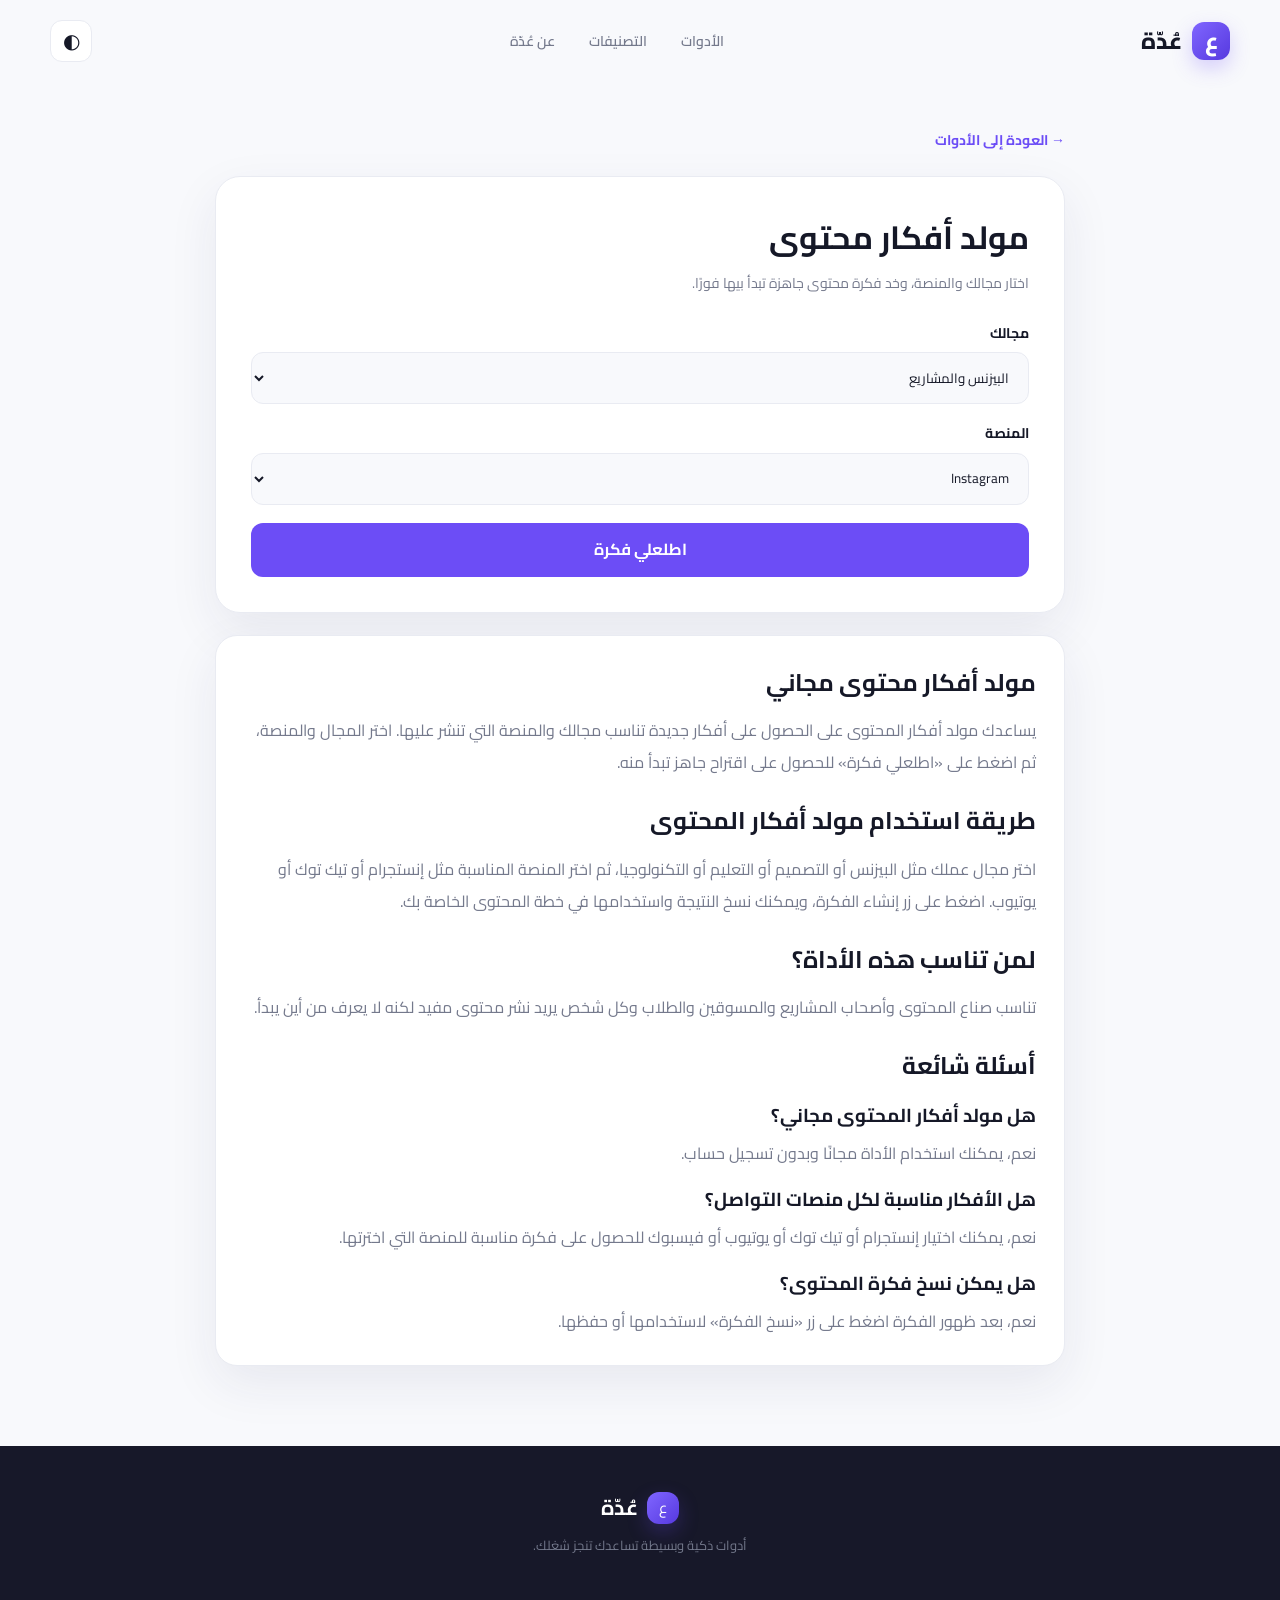
<file: ideas.html>
<!DOCTYPE html>
<html lang="ar" dir="rtl">
<head>
  <meta charset="UTF-8">
  <meta name="viewport" content="width=device-width, initial-scale=1.0">

  <title>مولد أفكار محتوى للسوشيال ميديا | عُدّة</title>

  <link rel="icon" type="image/svg+xml" href="favicon.svg" />

  <meta
  name="description"
  content="احصل على أفكار محتوى جديدة ومجانية لإنستجرام وتيك توك ويوتيوب وفيسبوك حسب مجالك."
/>
<link
  rel="canonical"
  href="https://odda-tools.github.io/odda/ideas.html"
/>

<meta
  property="og:title"
  content="مولد أفكار محتوى للسوشيال ميديا | عُدّة"
/>

<meta
  property="og:description"
  content="احصل على أفكار محتوى جاهزة تناسب مجالك والمنصة التي تستخدمها."
/>

<meta
  property="og:url"
  content="https://odda-tools.github.io/odda/ideas.html"
/>

<meta property="og:type" content="website" />


  <link rel="preconnect" href="https://fonts.googleapis.com">
  <link rel="preconnect" href="https://fonts.gstatic.com" crossorigin>
  <link
    href="https://fonts.googleapis.com/css2?family=Cairo:wght@400;500;600;700;800&display=swap"
    rel="stylesheet"
  >

  <link rel="stylesheet" href="style.css">

  <style>
    .tool-page {
      width: min(850px, calc(100% - 30px ));
      margin: 45px auto 80px;
    }

    .back-link {
      display: inline-block;
      margin-bottom: 25px;
      color: var(--primary);
      font-size: 14px;
      font-weight: 700;
    }

    .tool-box {
      padding: 35px;
      border: 1px solid var(--border);
      border-radius: 25px;
      background: var(--surface);
      box-shadow: var(--shadow);
    }

    .tool-title {
      margin-bottom: 8px;
      font-size: 32px;
    }

    .tool-description {
      margin-bottom: 28px;
      color: var(--muted);
      font-size: 14px;
    }

    .form-group {
      margin-bottom: 18px;
    }

    .form-label {
      display: block;
      margin-bottom: 8px;
      font-size: 14px;
      font-weight: 700;
    }

    .form-input,
    .form-select {
      width: 100%;
      height: 52px;
      padding: 0 15px;
      border: 1px solid var(--border);
      border-radius: 12px;
      outline: none;
      color: var(--text);
      background: var(--bg);
      font-family: inherit;
    }

    .form-input:focus,
    .form-select:focus {
      border-color: var(--primary);
    }

    .generate-button,
    .copy-button {
      width: 100%;
      height: 54px;
      border: none;
      border-radius: 12px;
      color: white;
      background: var(--primary);
      cursor: pointer;
      font-weight: 700;
      transition: 0.2s ease;
    }

    .generate-button:hover {
      background: var(--primary-dark);
    }

    .idea-result {
      display: none;
      margin-top: 28px;
      padding: 25px;
      border: 1px solid var(--border);
      border-radius: 18px;
      background:
        linear-gradient(135deg, rgba(108, 77, 246, 0.1), transparent),
        var(--bg);
    }

    .idea-label {
      color: var(--primary);
      font-size: 12px;
      font-weight: 800;
    }

    .idea-result h2 {
      margin: 7px 0 12px;
      font-size: 23px;
    }

    .idea-result p {
      color: var(--muted);
      line-height: 2;
    }

    .copy-button {
      margin-top: 18px;
      background: #252638;
    }

    .copy-button:hover {
      background: #161725;
    }

    .copy-message {
      display: none;
      margin-top: 10px;
      color: #32a56a;
      font-size: 13px;
      text-align: center;
    }

    @media (max-width: 600px) {
      .tool-box {
        padding: 24px 18px;
      }

      .tool-title {
        font-size: 26px;
      }
    }
  </style>
</head>

<body>
  <header class="navbar">
    <a href="index.html" class="logo">
      <span class="logo-icon">ع</span>
      <span>عُدّة</span>
    </a>

    <nav class="nav-links">
      <a href="index.html#tools">الأدوات</a>
      <a href="index.html#categories">التصنيفات</a>
      <a href="index.html#about">عن عُدّة</a>
    </nav>

    <button class="theme-button" id="themeButton">◐</button>
  </header>

  <main class="tool-page">
    <a href="index.html" class="back-link">→ العودة إلى الأدوات</a>

    <section class="tool-box">
      <h1 class="tool-title">مولد أفكار محتوى</h1>

      <p class="tool-description">
        اختار مجالك والمنصة، وخد فكرة محتوى جاهزة تبدأ بيها فورًا.
      </p>

      <div class="form-group">
        <label class="form-label" for="fieldSelect">مجالك</label>

        <select class="form-select" id="fieldSelect">
          <option value="business">البيزنس والمشاريع</option>
          <option value="design">التصميم</option>
          <option value="fitness">الرياضة</option>
          <option value="education">التعليم</option>
          <option value="food">الأكل والوصفات</option>
          <option value="technology">التكنولوجيا</option>
        </select>
      </div>

      <div class="form-group">
        <label class="form-label" for="platformSelect">المنصة</label>

        <select class="form-select" id="platformSelect">
          <option value="instagram">Instagram</option>
          <option value="tiktok">TikTok</option>
          <option value="youtube">YouTube</option>
          <option value="facebook">Facebook</option>
        </select>
      </div>

      <button class="generate-button" id="generateButton">
        اطلعلي فكرة
      </button>

      <div class="idea-result" id="ideaResult">
        <span class="idea-label">فكرة محتوى مناسبة لك</span>
        <h2 id="ideaTitle"></h2>
        <p id="ideaDescription"></p>

        <button class="copy-button" id="copyButton">
          نسخ الفكرة
        </button>

        <div class="copy-message" id="copyMessage">
          تم نسخ الفكرة بنجاح
        </div>
      </div>
    </section>
    <section
  style="
    margin-top: 22px;
    padding: 28px;
    border: 1px solid var(--border );
    border-radius: 22px;
    background: var(--surface);
    box-shadow: var(--shadow);
  "
>
  <h2 style="margin-bottom: 12px;">
    مولد أفكار محتوى مجاني
  </h2>

  <p style="color: var(--muted); line-height: 2;">
    يساعدك مولد أفكار المحتوى على الحصول على أفكار جديدة تناسب مجالك
    والمنصة التي تنشر عليها. اختر المجال والمنصة، ثم اضغط على «اطلعلي
    فكرة» للحصول على اقتراح جاهز تبدأ منه.
  </p>

  <h2 style="margin: 24px 0 12px;">
    طريقة استخدام مولد أفكار المحتوى
  </h2>

  <p style="color: var(--muted); line-height: 2;">
    اختر مجال عملك مثل البيزنس أو التصميم أو التعليم أو التكنولوجيا،
    ثم اختر المنصة المناسبة مثل إنستجرام أو تيك توك أو يوتيوب.
    اضغط على زر إنشاء الفكرة، ويمكنك نسخ النتيجة واستخدامها في خطة
    المحتوى الخاصة بك.
  </p>

  <h2 style="margin: 24px 0 12px;">
    لمن تناسب هذه الأداة؟
  </h2>

  <p style="color: var(--muted); line-height: 2;">
    تناسب صناع المحتوى وأصحاب المشاريع والمسوقين والطلاب وكل شخص يريد
    نشر محتوى مفيد لكنه لا يعرف من أين يبدأ.
  </p>

  <h2 style="margin: 24px 0 12px;">
    أسئلة شائعة
  </h2>

  <h3 style="margin: 16px 0 6px;">
    هل مولد أفكار المحتوى مجاني؟
  </h3>

  <p style="color: var(--muted); line-height: 2;">
    نعم، يمكنك استخدام الأداة مجانًا وبدون تسجيل حساب.
  </p>

  <h3 style="margin: 16px 0 6px;">
    هل الأفكار مناسبة لكل منصات التواصل؟
  </h3>

  <p style="color: var(--muted); line-height: 2;">
    نعم، يمكنك اختيار إنستجرام أو تيك توك أو يوتيوب أو فيسبوك للحصول
    على فكرة مناسبة للمنصة التي اخترتها.
  </p>

  <h3 style="margin: 16px 0 6px;">
    هل يمكن نسخ فكرة المحتوى؟
  </h3>

  <p style="color: var(--muted); line-height: 2;">
    نعم، بعد ظهور الفكرة اضغط على زر «نسخ الفكرة» لاستخدامها أو حفظها.
  </p>
</section>

  </main>

  <footer>
    <div class="footer-logo">
      <span class="logo-icon">ع</span>
      <strong>عُدّة</strong>
    </div>

    <p>أدوات ذكية وبسيطة تساعدك تنجز شغلك.</p>
  </footer>

  <script>
    const ideas = {
      business: [
        {
          title: "3 أخطاء بتخسر بسببها عملاء",
          description: "اعمل فيديو قصير تشرح فيه 3 أخطاء شائعة في مجالك، وفي النهاية قدم حلًا عمليًا لكل خطأ."
        },
        {
          title: "من الصفر إلى أول عميل",
          description: "احكِ تجربتك أو اعرض خطوات واضحة تساعد المبتدئ في الوصول إلى أول عميل."
        },
        {
          title: "خلف الكواليس",
          description: "صوّر كيف تنفذ خدمتك أو تجهز منتجك من البداية حتى النهاية."
        }
      ],

      design: [
        {
          title: "قبل وبعد التصميم",
          description: "اعرض تصميمًا قديمًا ثم وضّح كيف حسّنته باستخدام الألوان والخطوط والتوزيع."
        },
        {
          title: "5 أخطاء في التصميم",
          description: "اشرح أخطاء التصميم التي يكررها المبتدئون مع عرض مثال بصري لكل خطأ."
        },
        {
          title: "صمّم معي",
          description: "ابدأ بتصميم فارغ وسجّل خطوات عملك حتى الوصول إلى النتيجة النهائية."
        }
      ],

      fitness: [
        {
          title: "تمرين سريع في البيت",
          description: "اعرض روتينًا بسيطًا من 3 تمارين يمكن تنفيذه في المنزل بدون معدات."
        },
        {
          title: "أخطاء المبتدئين",
          description: "اشرح أكثر الأخطاء شيوعًا أثناء التمرين وكيفية تنفيذ الحركة بطريقة أفضل."
        },
        {
          title: "تحدي 7 أيام",
          description: "ابدأ تحديًا بسيطًا لمدة أسبوع واطلب من المتابعين المشاركة معك."
        }
      ],

      education: [
        {
          title: "اشرح المعلومة في دقيقة",
          description: "اختار معلومة صعبة واشرحها بطريقة بسيطة باستخدام مثال من الحياة اليومية."
        },
        {
          title: "اختبر معلوماتك",
          description: "اعرض سؤالًا مع 3 اختيارات، واترك الإجابة في نهاية الفيديو."
        },
        {
          title: "ملخص سريع",
          description: "لخّص درسًا أو موضوعًا كاملًا في نقاط قصيرة وسهلة الحفظ."
        }
      ],

      food: [
        {
          title: "وصفة بمكونات قليلة",
          description: "اعرض وصفة سهلة بمكونات موجودة غالبًا في كل بيت."
        },
        {
          title: "سر نجاح الوصفة",
          description: "شارك سرًا صغيرًا يجعل الوصفة أفضل، مثل طريقة التسوية أو اختيار المكونات."
        },
        {
          title: "تجربة وصفة مشهورة",
          description: "جرّب وصفة منتشرة وقيّم النتيجة مع ذكر التعديلات التي أجريتها."
        }
      ],

      technology: [
        {
          title: "أداة مجانية مفيدة",
          description: "عرّف جمهورك على أداة مجانية واشرح أهم استخداماتها في أقل من دقيقة."
        },
        {
          title: "مقارنة بين تطبيقين",
          description: "قارن بين تطبيقين يؤديان نفس الوظيفة واذكر أفضل استخدام لكل واحد."
        },
        {
          title: "نصيحة تقنية",
          description: "شارك اختصارًا أو إعدادًا مخفيًا يوفر وقت المستخدم ويحسن تجربته."
        }
      ]
    };

    const fieldSelect = document.getElementById("fieldSelect");
    const platformSelect = document.getElementById("platformSelect");
    const generateButton = document.getElementById("generateButton");
    const ideaResult = document.getElementById("ideaResult");
    const ideaTitle = document.getElementById("ideaTitle");
    const ideaDescription = document.getElementById("ideaDescription");
    const copyButton = document.getElementById("copyButton");
    const copyMessage = document.getElementById("copyMessage");
    const themeButton = document.getElementById("themeButton");

    let currentIdea = "";

    generateButton.addEventListener("click", function () {
      const fieldIdeas = ideas[fieldSelect.value];
      const randomIdea =
        fieldIdeas[Math.floor(Math.random() * fieldIdeas.length)];

      const platform = platformSelect.options[
        platformSelect.selectedIndex
      ].text;

      ideaTitle.textContent = randomIdea.title;
      ideaDescription.textContent =
        randomIdea.description + " مناسبة لمنصة " + platform + ".";

      currentIdea =
        randomIdea.title + "\n" +
        randomIdea.description + "\n" +
        "المنصة: " + platform;

      ideaResult.style.display = "block";
      copyMessage.style.display = "none";
    });

    copyButton.addEventListener("click", async function () {
      try {
        await navigator.clipboard.writeText(currentIdea);
        copyMessage.style.display = "block";

        setTimeout(function () {
          copyMessage.style.display = "none";
        }, 2500);
      } catch (error) {
        alert("انسخ الفكرة يدويًا من الشاشة.");
      }
    });

    themeButton.addEventListener("click", function () {
      document.body.classList.toggle("dark");

      themeButton.textContent =
        document.body.classList.contains("dark") ? "☀" : "◐";
    });
  </script>
</body>
</html>
</file>
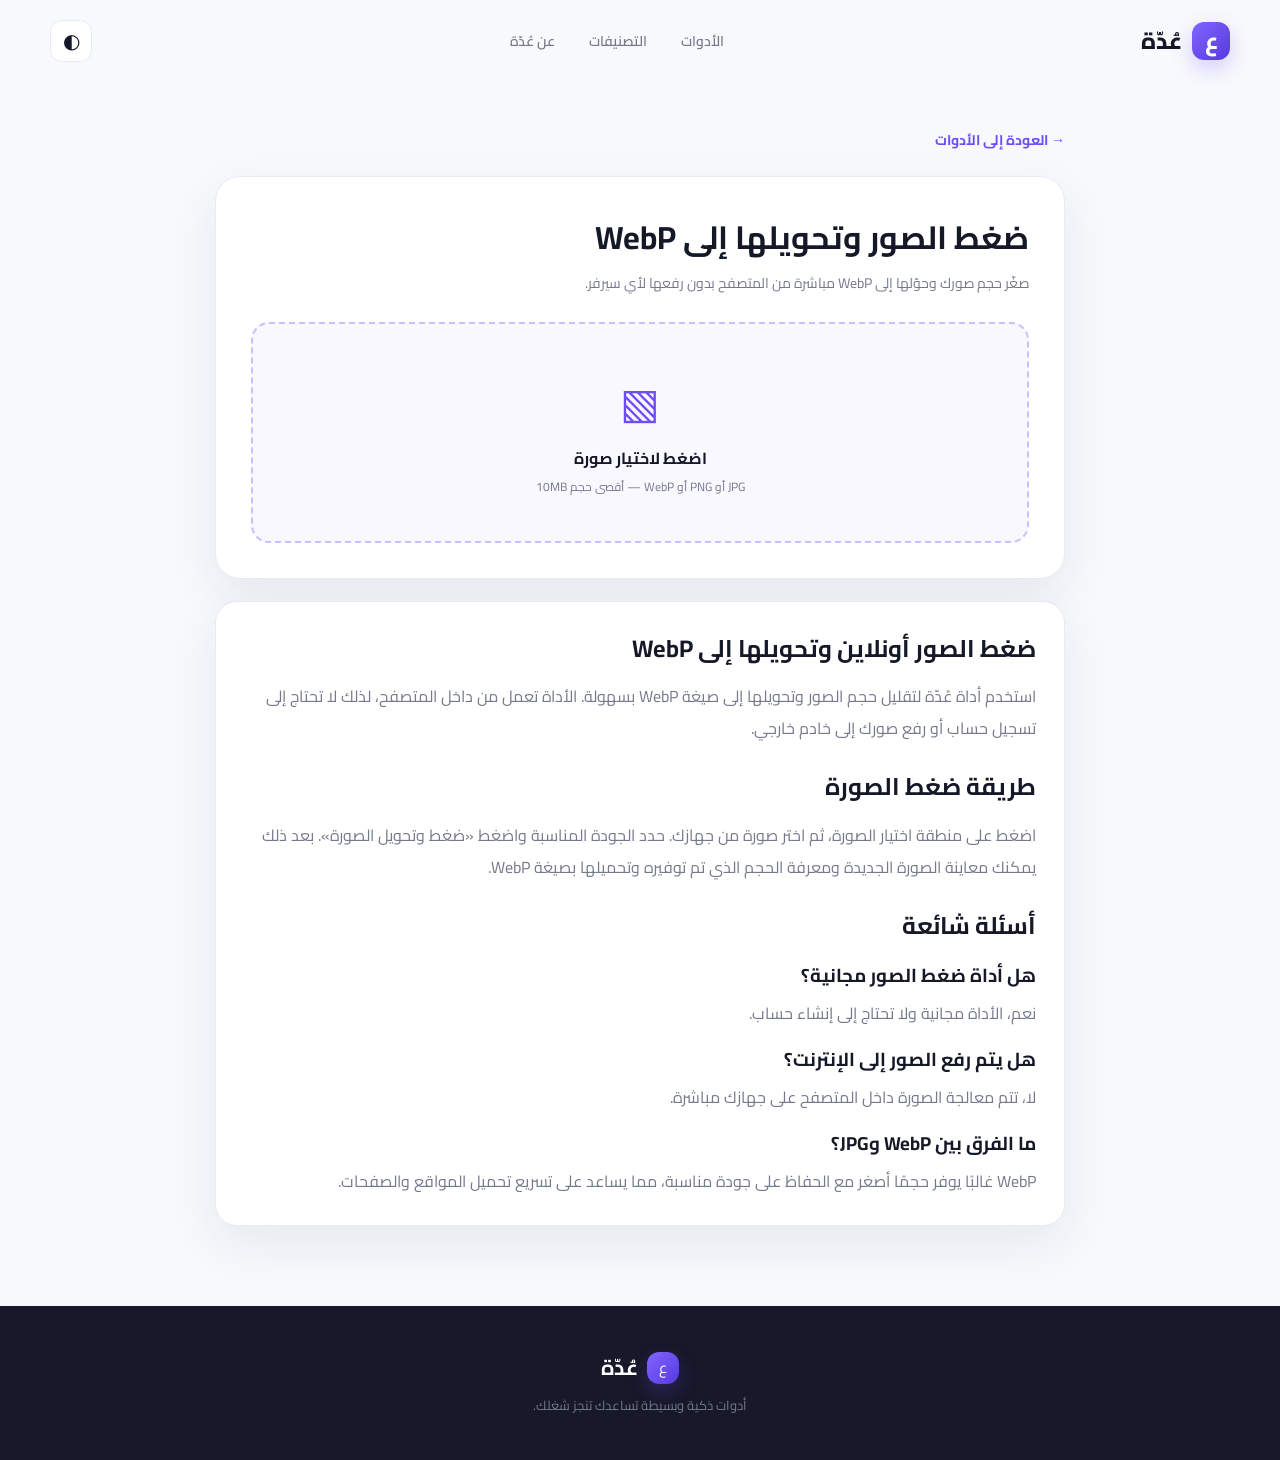
<file: images.html>
<!DOCTYPE html>
<html lang="ar" dir="rtl">
<head>
  <meta charset="UTF-8" />
  <meta name="viewport" content="width=device-width, initial-scale=1.0" />

  <title>ضغط الصور وتحويلها إلى WebP أونلاين | عُدّة</title>

  <link rel="icon" type="image/svg+xml" href="favicon.svg" />

  <meta
  name="description"
  content="اضغط الصور وصغّر حجمها وحوّل JPG وPNG إلى WebP أونلاين مجانًا من غير تسجيل أو رفع الصور إلى سيرفر."
/>
  <link
  rel="canonical"
  href="https://odda-tools.github.io/odda/images.html"
/>

<meta
  property="og:title"
  content="ضغط الصور وتحويلها إلى WebP أونلاين | عُدّة"
/>

<meta
  property="og:description"
  content="صغّر حجم الصور وحوّلها إلى WebP مجانًا مباشرة من المتصفح."
/>

<meta
  property="og:url"
  content="https://odda-tools.github.io/odda/images.html"
/>

<meta property="og:type" content="website" />


  <link rel="preconnect" href="https://fonts.googleapis.com" />
  <link rel="preconnect" href="https://fonts.gstatic.com" crossorigin />
  <link
    href="https://fonts.googleapis.com/css2?family=Cairo:wght@400;500;600;700;800&display=swap"
    rel="stylesheet"
  />

  <link rel="stylesheet" href="style.css" />

  <style>
    .tool-page {
      width: min(850px, calc(100% - 30px ));
      margin: 45px auto 80px;
    }

    .back-link {
      display: inline-block;
      margin-bottom: 25px;
      color: var(--primary);
      font-size: 14px;
      font-weight: 700;
    }

    .tool-box {
      padding: 35px;
      border: 1px solid var(--border);
      border-radius: 25px;
      background: var(--surface);
      box-shadow: var(--shadow);
    }

    .tool-title {
      margin-bottom: 8px;
      font-size: 32px;
    }

    .tool-description {
      margin-bottom: 28px;
      color: var(--muted);
      font-size: 14px;
    }

    .upload-area {
      display: block;
      padding: 45px 20px;
      border: 2px dashed #c9c1ff;
      border-radius: 18px;
      color: var(--muted);
      background: rgba(108, 77, 246, 0.04);
      cursor: pointer;
      text-align: center;
      transition: 0.2s ease;
    }

    .upload-area:hover {
      border-color: var(--primary);
      background: rgba(108, 77, 246, 0.09);
    }

    .upload-icon {
      display: block;
      margin-bottom: 10px;
      color: var(--primary);
      font-size: 42px;
    }

    .upload-area strong,
    .upload-area small {
      display: block;
    }

    .upload-area strong {
      color: var(--text);
      font-size: 16px;
    }

    .upload-area small {
      margin-top: 5px;
      font-size: 12px;
    }

    #imageInput {
      display: none;
    }

    .settings {
      display: none;
      margin-top: 25px;
    }

    .form-label {
      display: block;
      margin-bottom: 8px;
      font-size: 14px;
      font-weight: 700;
    }

    .quality-row {
      display: flex;
      align-items: center;
      gap: 15px;
    }

    .quality-row input {
      flex: 1;
      accent-color: var(--primary);
      cursor: pointer;
    }

    #qualityValue {
      min-width: 45px;
      color: var(--primary);
      font-weight: 800;
    }

    .compress-button,
    .download-button {
      width: 100%;
      height: 54px;
      margin-top: 22px;
      border: none;
      border-radius: 12px;
      color: white;
      background: var(--primary);
      cursor: pointer;
      font-family: inherit;
      font-weight: 700;
    }

    .compress-button:hover,
    .download-button:hover {
      background: var(--primary-dark);
    }

    .result {
      display: none;
      margin-top: 28px;
      padding-top: 25px;
      border-top: 1px solid var(--border);
    }

    .preview-image {
      max-width: 100%;
      max-height: 260px;
      display: block;
      margin: 0 auto 22px;
      border-radius: 14px;
      object-fit: contain;
    }

    .file-info {
      display: grid;
      grid-template-columns: repeat(3, 1fr);
      gap: 10px;
    }

    .info-card {
      padding: 14px 8px;
      border-radius: 12px;
      background: var(--bg);
      text-align: center;
    }

    .info-card span,
    .info-card strong {
      display: block;
    }

    .info-card span {
      color: var(--muted);
      font-size: 11px;
    }

    .info-card strong {
      margin-top: 4px;
      color: var(--primary);
      font-size: 16px;
    }

    .download-button {
      display: block;
      padding-top: 14px;
      text-align: center;
      background: #252638;
    }

    @media (max-width: 600px) {
      .tool-box {
        padding: 24px 18px;
      }

      .tool-title {
        font-size: 26px;
      }

      .file-info {
        grid-template-columns: 1fr;
      }
    }
  </style>
</head>

<body>
  <header class="navbar">
    <a href="index.html" class="logo">
      <span class="logo-icon">ع</span>
      <span>عُدّة</span>
    </a>

    <nav class="nav-links">
      <a href="index.html#tools">الأدوات</a>
      <a href="index.html#categories">التصنيفات</a>
      <a href="index.html#about">عن عُدّة</a>
    </nav>

    <button class="theme-button" id="themeButton">◐</button>
  </header>

  <main class="tool-page">
    <a href="index.html" class="back-link">→ العودة إلى الأدوات</a>

    <section class="tool-box">
      <h1 class="tool-title">ضغط الصور وتحويلها إلى WebP</h1>

      <p class="tool-description">
        صغّر حجم صورك وحوّلها إلى WebP مباشرة من المتصفح بدون رفعها لأي سيرفر.
      </p>

      <label class="upload-area" for="imageInput">
        <span class="upload-icon">▧</span>
        <strong>اضغط لاختيار صورة</strong>
        <small>JPG أو PNG أو WebP — أقصى حجم 10MB</small>
      </label>

      <input id="imageInput" type="file" accept="image/*" />

      <div class="settings" id="settings">
        <label class="form-label" for="quality">
          جودة الصورة: <span id="qualityValue">80%</span>
        </label>

        <div class="quality-row">
          <input id="quality" type="range" min="10" max="100" value="80" />
        </div>

        <button class="compress-button" id="compressButton">
          ضغط وتحويل الصورة
        </button>
      </div>

      <div class="result" id="result">
        <img class="preview-image" id="previewImage" alt="الصورة المضغوطة" />

        <div class="file-info">
          <div class="info-card">
            <span>الحجم الأصلي</span>
            <strong id="originalSize">-</strong>
          </div>

          <div class="info-card">
            <span>الحجم الجديد</span>
            <strong id="newSize">-</strong>
          </div>

          <div class="info-card">
            <span>التوفير</span>
            <strong id="savedSize">-</strong>
          </div>
        </div>

        <a class="download-button" id="downloadButton" download="odda-image.webp">
          تحميل الصورة WebP
        </a>
      </div>
 </section>
    <section
  style="
    margin-top: 22px;
    padding: 28px;
    border: 1px solid var(--border );
    border-radius: 22px;
    background: var(--surface);
    box-shadow: var(--shadow);
  "
>
  <h2 style="margin-bottom: 12px;">
    ضغط الصور أونلاين وتحويلها إلى WebP
  </h2>

  <p style="color: var(--muted); line-height: 2;">
    استخدم أداة عُدّة لتقليل حجم الصور وتحويلها إلى صيغة WebP بسهولة.
    الأداة تعمل من داخل المتصفح، لذلك لا تحتاج إلى تسجيل حساب أو رفع
    صورك إلى خادم خارجي.
  </p>

  <h2 style="margin: 24px 0 12px;">
    طريقة ضغط الصورة
  </h2>

  <p style="color: var(--muted); line-height: 2;">
    اضغط على منطقة اختيار الصورة، ثم اختر صورة من جهازك. حدد الجودة
    المناسبة واضغط «ضغط وتحويل الصورة». بعد ذلك يمكنك معاينة الصورة
    الجديدة ومعرفة الحجم الذي تم توفيره وتحميلها بصيغة WebP.
  </p>

  <h2 style="margin: 24px 0 12px;">
    أسئلة شائعة
  </h2>

  <h3 style="margin: 16px 0 6px;">
    هل أداة ضغط الصور مجانية؟
  </h3>

  <p style="color: var(--muted); line-height: 2;">
    نعم، الأداة مجانية ولا تحتاج إلى إنشاء حساب.
  </p>

  <h3 style="margin: 16px 0 6px;">
    هل يتم رفع الصور إلى الإنترنت؟
  </h3>

  <p style="color: var(--muted); line-height: 2;">
    لا، تتم معالجة الصورة داخل المتصفح على جهازك مباشرة.
  </p>

  <h3 style="margin: 16px 0 6px;">
    ما الفرق بين WebP وJPG؟
  </h3>

  <p style="color: var(--muted); line-height: 2;">
    WebP غالبًا يوفر حجمًا أصغر مع الحفاظ على جودة مناسبة، مما يساعد
    على تسريع تحميل المواقع والصفحات.
  </p>
</section>

</main>



  <footer>
    <div class="footer-logo">
      <span class="logo-icon">ع</span>
      <strong>عُدّة</strong>
    </div>

    <p>أدوات ذكية وبسيطة تساعدك تنجز شغلك.</p>
  </footer>

  <script>
    const imageInput = document.getElementById("imageInput");
    const quality = document.getElementById("quality");
    const qualityValue = document.getElementById("qualityValue");
    const settings = document.getElementById("settings");
    const compressButton = document.getElementById("compressButton");
    const result = document.getElementById("result");
    const previewImage = document.getElementById("previewImage");
    const downloadButton = document.getElementById("downloadButton");
    const originalSize = document.getElementById("originalSize");
    const newSize = document.getElementById("newSize");
    const savedSize = document.getElementById("savedSize");
    const themeButton = document.getElementById("themeButton");

    let selectedFile = null;

    function formatSize(bytes) {
      if (bytes < 1024) return bytes + " B";
      if (bytes < 1024 * 1024) {
        return (bytes / 1024).toFixed(1) + " KB";
      }
      return (bytes / (1024 * 1024)).toFixed(2) + " MB";
    }

    imageInput.addEventListener("change", function () {
      selectedFile = imageInput.files[0];

      if (!selectedFile) return;

      if (selectedFile.size > 10 * 1024 * 1024) {
        alert("حجم الصورة أكبر من 10MB.");
        imageInput.value = "";
        return;
      }

      settings.style.display = "block";
      result.style.display = "none";
    });

    quality.addEventListener("input", function () {
      qualityValue.textContent = quality.value + "%";
    });

    compressButton.addEventListener("click", function () {
      if (!selectedFile) return;

      const reader = new FileReader();

      reader.onload = function (event) {
        const image = new Image();

        image.onload = function () {
          const canvas = document.createElement("canvas");
          const context = canvas.getContext("2d");

          canvas.width = image.width;
          canvas.height = image.height;

          context.drawImage(image, 0, 0);

          const compressedUrl = canvas.toDataURL(
            "image/webp",
            Number(quality.value) / 100
          );

          const base64Length = compressedUrl.split(",")[1].length;
          const compressedBytes = Math.ceil(base64Length * 0.75);
          const saving = Math.max(
            0,
            Math.round((1 - compressedBytes / selectedFile.size) * 100)
          );

          previewImage.src = compressedUrl;
          downloadButton.href = compressedUrl;

          originalSize.textContent = formatSize(selectedFile.size);
          newSize.textContent = formatSize(compressedBytes);
          savedSize.textContent = saving + "%";

          result.style.display = "block";
        };

        image.src = event.target.result;
      };

      reader.readAsDataURL(selectedFile);
    });

    themeButton.addEventListener("click", function () {
      document.body.classList.toggle("dark");

      themeButton.textContent =
        document.body.classList.contains("dark") ? "☀" : "◐";
    });
  </script>
</body>
</html>
</file>
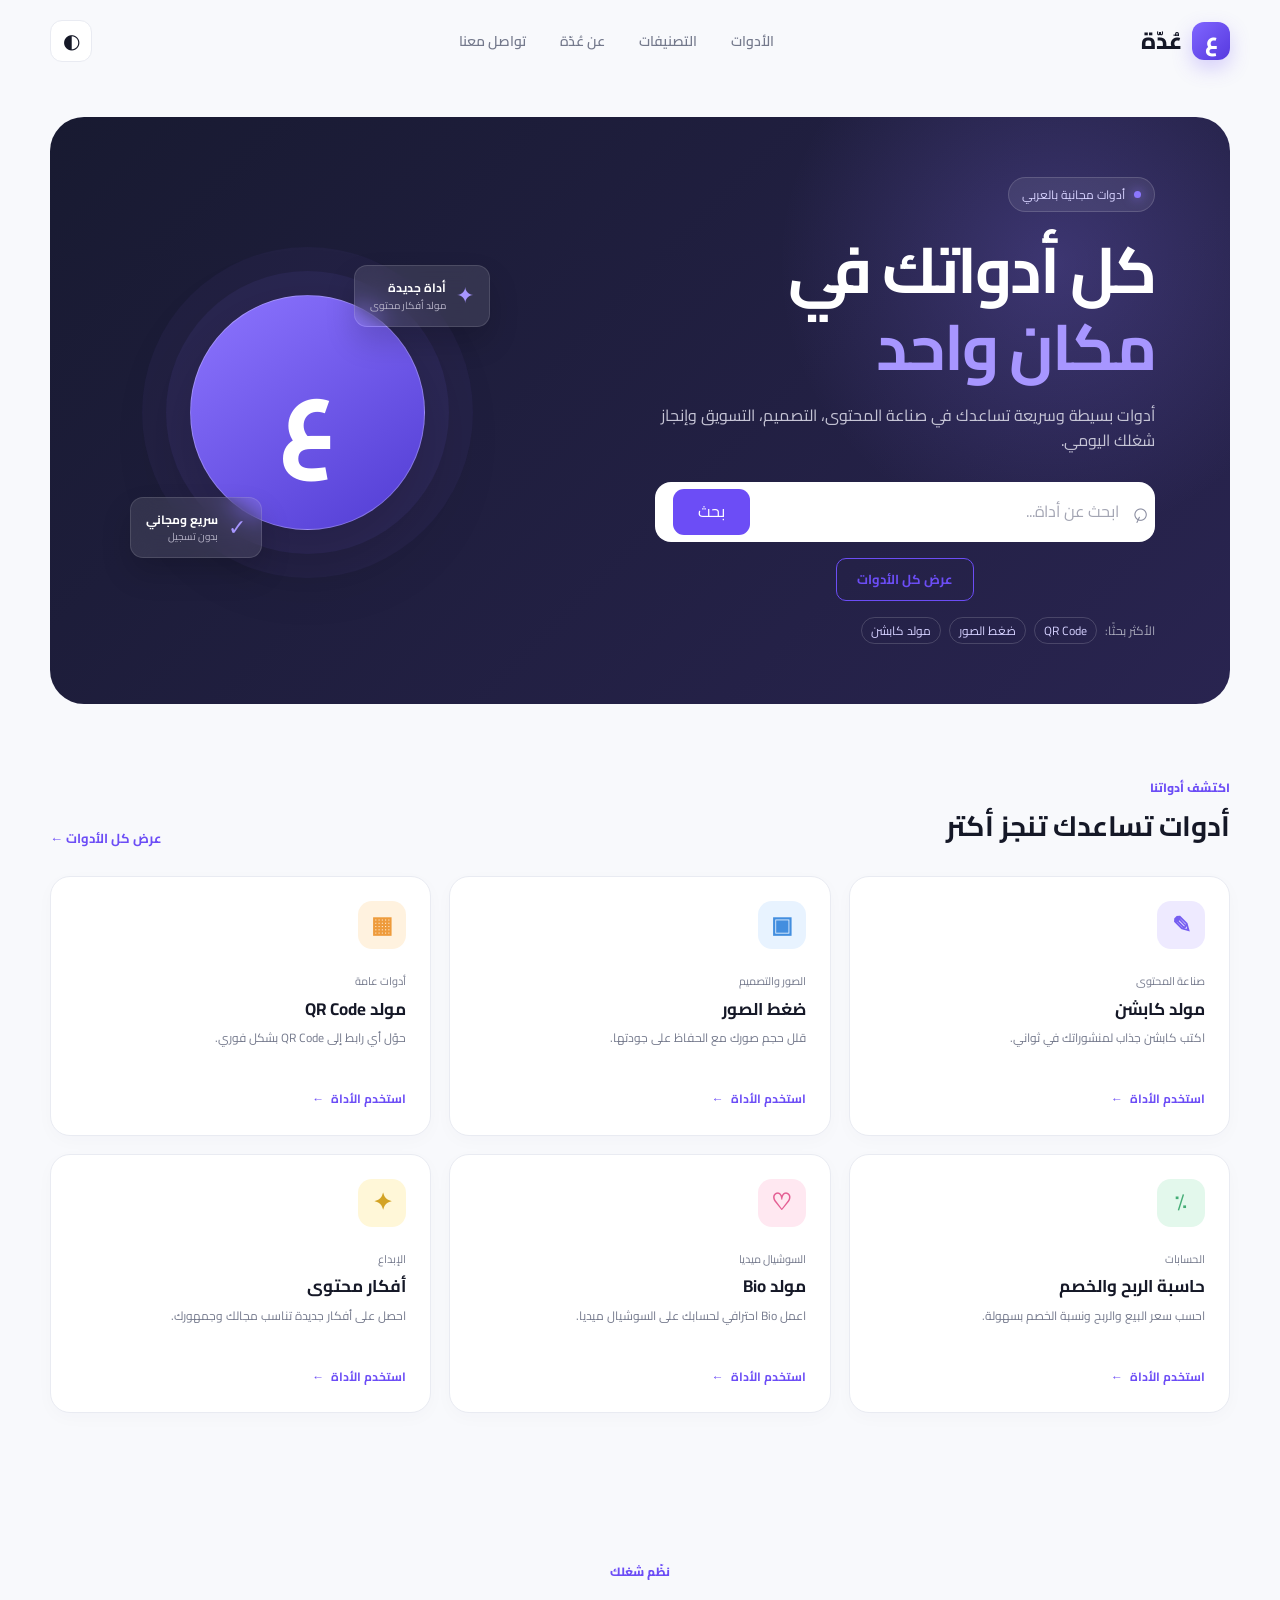
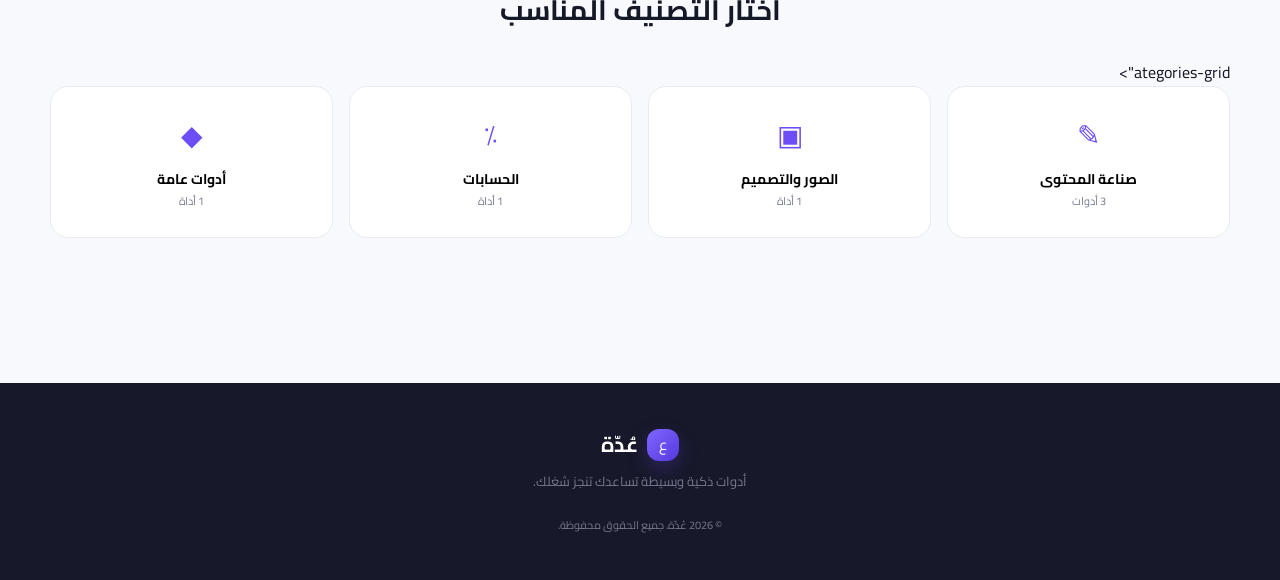
<file: indexl.html>
<!DOCTYPE html>
<html lang="ar" dir="rtl">
<head>
  <meta charset="UTF-8" />
  <meta name="viewport" content="width=device-width, initial-scale=1.0" />

  <title>عُدّة | أدوات ذكية لشغلك ومحتواك</title>
  
  <link rel="icon" type="image/svg+xml" href="favicon.svg" />

  <meta
    name="description"
    content="عُدّة توفر لك أدوات عربية مجانية لصناعة المحتوى، التصميم، الحسابات والتسويق."
  />

  <link rel="preconnect" href="https://fonts.googleapis.com" />
  <link rel="preconnect" href="https://fonts.gstatic.com" crossorigin />
  <link
    href="https://fonts.googleapis.com/css2?family=Cairo:wght@400;500;600;700;800&display=swap"
    rel="stylesheet"
  />

  <link rel="stylesheet" href="style.css" />
</head>

<body>
  <header class="navbar">
    <a href="#" class="logo">
      <span class="logo-icon">ع</span>
      <span>عُدّة</span>
    </a>

    <nav class="nav-links">
      <a href="#tools">الأدوات</a>
      <a href="#categories">التصنيفات</a>
      <a href="about.html">عن عُدّة</a>
      <a href="contact.html">تواصل معنا</a>
    </nav>
    

    <button class="theme-button" id="themeButton" aria-label="تغيير المظهر">
      ◐
    </button>
  </header>

  <main>
    <section class="hero">
      <div class="hero-content">
        <div class="badge">
          <span class="badge-dot"></span>
          أدوات مجانية بالعربي
        </div>

        <h1>
          كل أدواتك في
          <span>مكان واحد</span>
        </h1>

        <p>
          أدوات بسيطة وسريعة تساعدك في صناعة المحتوى، التصميم، التسويق
          وإنجاز شغلك اليومي.
        </p>

        <div class="search-box">
          <span class="search-icon">⌕</span>
          <input
            type="text"
            id="searchInput"
            placeholder="ابحث عن أداة..."
          />
          <button id="searchButton">بحث</button>
        </div>

        <button id="showAllTools" class="show-all-button">
          عرض كل الأدوات
        </button>
        

        <div class="quick-links">
          <span>الأكثر بحثًا:</span>
          <button class="quick-link" data-search="QR">QR Code</button>
          <button class="quick-link" data-search="صور">ضغط الصور</button>
          <button class="quick-link" data-search="كابشن">مولد كابشن</button>
        </div>
      </div>

      <div class="hero-decoration">
        <div class="floating-card card-one">
          <span>✦</span>
          <div>
            <strong>أداة جديدة</strong>
            <small>مولد أفكار محتوى</small>
          </div>
        </div>

        <div class="main-orb">
          <div class="orb-symbol">ع</div>
        </div>

        <div class="floating-card card-two">
          <span>✓</span>
          <div>
            <strong>سريع ومجاني</strong>
            <small>بدون تسجيل</small>
          </div>
        </div>
      </div>
    </section>

    <section class="tools-section" id="tools">
      <div class="section-heading">
        <div>
          <span class="section-label">اكتشف أدواتنا</span>
          <h2>أدوات تساعدك تنجز أكتر</h2>
        </div>

        <a href="#tools" class="view-all">عرض كل الأدوات ←</a>
      </div>

      <div class="tools-grid" id="toolsGrid">
        <article
  class="tool-card"
  data-category="content"
  data-name="مولد كابشن منشورات محتوى"
>

          <div class="tool-icon purple">✎</div>
          <div class="tool-card-content">
            <span class="tool-category">صناعة المحتوى</span>
            <h3>مولد كابشن</h3>
            <p>اكتب كابشن جذاب لمنشوراتك في ثواني.</p>
            <a href="caption.html" class="tool-link">
              استخدم الأداة <span>←</span>
            </a>
            
          </div>
        </article>

        <article
  class="tool-card"
  data-category="design"
  data-name="ضغط الصور تحويل webp"
>

          <div class="tool-icon blue">▣</div>
          <div class="tool-card-content">
            <span class="tool-category">الصور والتصميم</span>
            <h3>ضغط الصور</h3>
            <p>قلل حجم صورك مع الحفاظ على جودتها.</p>
            <a href="images.html" class="tool-link">
              استخدم الأداة <span>←</span>
            </a>
            
          </div>
        </article>

        <article
  class="tool-card"
  data-category="general"
  data-name="مولد qr كود"
>

          <div class="tool-icon orange">▦</div>
          <div class="tool-card-content">
            <span class="tool-category">أدوات عامة</span>
            <h3>مولد QR Code</h3>
            <p>حوّل أي رابط إلى QR Code بشكل فوري.</p>
            <a href="qr.html" class="tool-link">
              استخدم الأداة <span>←</span>
            </a>
            
          </div>
        </article>

        <article
  class="tool-card"
  data-category="calculations"
  data-name="حاسبة الربح الخصم السعر"
>

          <div class="tool-icon green">٪</div>
          <div class="tool-card-content">
            <span class="tool-category">الحسابات</span>
            <h3>حاسبة الربح والخصم</h3>
            <p>احسب سعر البيع والربح ونسبة الخصم بسهولة.</p>
            <a href="calculator.html" class="tool-link">
              استخدم الأداة <span>←</span>
            </a>
            
          </div>
        </article>

        <article
  class="tool-card"
  data-category="content"
  data-name="مولد bio انستجرام تيك توك"
>

          <div class="tool-icon pink">♡</div>
          <div class="tool-card-content">
            <span class="tool-category">السوشيال ميديا</span>
            <h3>مولد Bio</h3>
            <p>اعمل Bio احترافي لحسابك على السوشيال ميديا.</p>
            <a href="bio.html" class="tool-link">
              استخدم الأداة <span>←</span>
            </a>
            
          </div>
        </article>

        <article
  class="tool-card"
  data-category="content"
  data-name="أفكار محتوى فيديو"
>

          <div class="tool-icon yellow">✦</div>
          <div class="tool-card-content">
            <span class="tool-category">الإبداع</span>
            <h3>أفكار محتوى</h3>
            <p>احصل على أفكار جديدة تناسب مجالك وجمهورك.</p>
            <a href="ideas.html" class="tool-link">
              استخدم الأداة <span>←</span>
            </a>
            
          </div>
        </article>
      </div>

      <p class="no-results" id="noResults">
        مفيش أدوات مطابقة للبحث حاليًا.
      </p>
    </section>

    <section class="categories-section" id="categories">
      <div class="section-heading centered">
        <span class="section-label">نظّم شغلك</span>
        <h2>اختار التصنيف المناسب</h2>
      </div>

      ategories-grid">
      <div class="categories-grid">
        <button class="category-card" data-category-filter="content">
          <span>✎</span>
          <strong>صناعة المحتوى</strong>
          <small>3 أدوات</small>
        </button>
      
        <button class="category-card" data-category-filter="design">
          <span>▣</span>
          <strong>الصور والتصميم</strong>
          <small>1 أداة</small>
        </button>
      
        <button class="category-card" data-category-filter="calculations">
          <span>٪</span>
          <strong>الحسابات</strong>
          <small>1 أداة</small>
        </button>
      
        <button class="category-card" data-category-filter="general">
          <span>◆</span>
          <strong>أدوات عامة</strong>
          <small>1 أداة</small>
        </button>
      </div>
      
    </section>
  </main>

  <footer id="about">
    <div class="footer-logo">
      <span class="logo-icon">ع</span>
      <strong>عُدّة</strong>
    </div>
    <p>أدوات ذكية وبسيطة تساعدك تنجز شغلك.</p>
    <span class="copyright">© 2026 عُدّة. جميع الحقوق محفوظة.</span>
  </footer>

  <script src="script.js"></script>
</body>
</html>
</file>
<file: style.css>
:root {
    --bg: #f8f9fc;
    --surface: #ffffff;
    --text: #151827;
    --muted: #74798c;
    --border: #e9ebf2;
    --primary: #6c4df6;
    --primary-dark: #5639df;
    --shadow: 0 18px 50px rgba(40, 35, 90, 0.08 );
  }
  
  * {
    margin: 0;
    padding: 0;
    box-sizing: border-box;
  }
  
  html {
    scroll-behavior: smooth;
  }
  
  body {
    background: var(--bg);
    color: var(--text);
    font-family: "Cairo", sans-serif;
    line-height: 1.6;
  }
  
  a {
    color: inherit;
    text-decoration: none;
  }
  
  button,
  input {
    font: inherit;
  }
  
  .navbar {
    width: min(1180px, calc(100% - 40px));
    height: 82px;
    margin: auto;
    display: flex;
    align-items: center;
    justify-content: space-between;
  }
  
  .logo {
    display: flex;
    align-items: center;
    gap: 10px;
    font-size: 23px;
    font-weight: 800;
  }
  
  .logo-icon {
    width: 38px;
    height: 38px;
    display: grid;
    place-items: center;
    color: white;
    border-radius: 12px;
    background: linear-gradient(135deg, #8066ff, #5639df);
    box-shadow: 0 8px 20px rgba(108, 77, 246, 0.25);
  }
  
  .nav-links {
    display: flex;
    gap: 34px;
    color: var(--muted);
    font-size: 14px;
    font-weight: 600;
  }
  
  .nav-links a {
    transition: color 0.2s ease;
  }
  
  .nav-links a:hover {
    color: var(--primary);
  }
  
  .theme-button {
    width: 42px;
    height: 42px;
    border: 1px solid var(--border);
    border-radius: 12px;
    background: var(--surface);
    color: var(--text);
    cursor: pointer;
    font-size: 20px;
  }
  
  .hero {
    width: min(1180px, calc(100% - 40px));
    min-height: 540px;
    margin: 35px auto 70px;
    padding: 60px 75px;
    display: flex;
    align-items: center;
    justify-content: space-between;
    overflow: hidden;
    border-radius: 34px;
    background:
      radial-gradient(circle at 85% 25%, rgba(143, 122, 255, 0.24), transparent 25%),
      linear-gradient(135deg, #181a31, #292450);
    color: white;
  }
  
  .hero-content {
    max-width: 570px;
  }
  
  .badge {
    width: fit-content;
    display: flex;
    align-items: center;
    gap: 9px;
    margin-bottom: 20px;
    padding: 7px 13px;
    border: 1px solid rgba(255, 255, 255, 0.15);
    border-radius: 30px;
    color: #d7d2ff;
    background: rgba(255, 255, 255, 0.08);
    font-size: 12px;
  }
  
  .badge-dot {
    width: 7px;
    height: 7px;
    border-radius: 50%;
    background: #8c77ff;
    box-shadow: 0 0 12px #8c77ff;
  }
  
  .hero h1 {
    margin-bottom: 17px;
    font-size: clamp(38px, 5vw, 64px);
    line-height: 1.2;
    letter-spacing: -2px;
  }
  
  .hero h1 span {
    display: block;
    color: #a796ff;
  }
  
  .hero p {
    max-width: 500px;
    margin-bottom: 28px;
    color: #c6c5d6;
    font-size: 16px;
  }
  
  .search-box {
    height: 60px;
    display: flex;
    align-items: center;
    gap: 12px;
    padding: 7px 8px 7px 18px;
    border-radius: 16px;
    background: white;
  }
  
  .search-icon {
    color: #8a8da0;
    font-size: 27px;
    transform: rotate(-20deg);
  }
  
  .search-box input {
    flex: 1;
    min-width: 0;
    border: none;
    outline: none;
    color: var(--text);
    background: transparent;
  }
  
  .search-box input::placeholder {
    color: #a3a5b3;
  }
  
  .search-box button {
    height: 46px;
    padding: 0 25px;
    border: none;
    border-radius: 11px;
    color: white;
    background: var(--primary);
    cursor: pointer;
    transition: background 0.2s ease;
  }
  
  .search-box button:hover {
    background: var(--primary-dark);
  }
  
  .quick-links {
    display: flex;
    align-items: center;
    flex-wrap: wrap;
    gap: 8px;
    margin-top: 16px;
    color: #a8a8ba;
    font-size: 12px;
  }
  
  .quick-link {
    padding: 3px 9px;
    border: 1px solid rgba(255, 255, 255, 0.16);
    border-radius: 20px;
    color: #d5d1ff;
    background: transparent;
    cursor: pointer;
  }
  
  .hero-decoration {
    position: relative;
    width: 360px;
    height: 340px;
  }
  
  .main-orb {
    position: absolute;
    top: 55px;
    left: 65px;
    width: 235px;
    height: 235px;
    display: grid;
    place-items: center;
    border: 1px solid rgba(255, 255, 255, 0.25);
    border-radius: 50%;
    background: linear-gradient(145deg, #8d75ff, #513cd3);
    box-shadow:
      0 0 0 24px rgba(128, 103, 255, 0.08),
      0 0 0 48px rgba(128, 103, 255, 0.05),
      0 25px 70px rgba(0, 0, 0, 0.3);
  }
  
  .orb-symbol {
    color: white;
    font-size: 100px;
    font-weight: 800;
  }
  
  .floating-card {
    position: absolute;
    z-index: 2;
    display: flex;
    align-items: center;
    gap: 10px;
    padding: 12px 15px;
    border: 1px solid rgba(255, 255, 255, 0.12);
    border-radius: 13px;
    background: rgba(255, 255, 255, 0.1);
    backdrop-filter: blur(12px);
    box-shadow: 0 15px 30px rgba(0, 0, 0, 0.16);
  }
  
  .floating-card > span {
    color: #a796ff;
    font-size: 22px;
  }
  
  .floating-card strong,
  .floating-card small {
    display: block;
  }
  
  .floating-card strong {
    font-size: 12px;
  }
  
  .floating-card small {
    color: #b8b5c9;
    font-size: 10px;
  }
  
  .card-one {
    top: 25px;
    right: -5px;
  }
  
  .card-two {
    bottom: 22px;
    left: 5px;
  }
  
  .tools-section,
  .categories-section {
    width: min(1180px, calc(100% - 40px));
    margin: 0 auto 90px;
  }
  
  .section-heading {
    display: flex;
    align-items: end;
    justify-content: space-between;
    margin-bottom: 28px;
  }
  
  .section-label {
    color: var(--primary);
    font-size: 12px;
    font-weight: 800;
  }
  
  .section-heading h2 {
    margin-top: 4px;
    font-size: 28px;
  }
  
  .view-all {
    color: var(--primary);
    font-size: 13px;
    font-weight: 700;
  }
  
  .tools-grid {
    display: grid;
    grid-template-columns: repeat(3, 1fr);
    gap: 18px;
  }
  
  .tool-card {
    min-height: 235px;
    padding: 24px;
    border: 1px solid var(--border);
    border-radius: 20px;
    background: var(--surface);
    box-shadow: 0 5px 18px rgba(35, 33, 70, 0.025);
    transition: transform 0.25s ease, box-shadow 0.25s ease;
  }
  
  .tool-card:hover {
    transform: translateY(-6px);
    box-shadow: var(--shadow);
  }
  
  .tool-icon {
    width: 48px;
    height: 48px;
    display: grid;
    place-items: center;
    margin-bottom: 18px;
    border-radius: 14px;
    font-size: 23px;
    font-weight: 700;
  }
  
  .purple {
    color: #765ef1;
    background: #eeeaff;
  }
  
  .blue {
    color: #438edf;
    background: #e8f3ff;
  }
  
  .orange {
    color: #ee9b3c;
    background: #fff2df;
  }
  
  .green {
    color: #45ad76;
    background: #e3f8ec;
  }
  
  .pink {
    color: #e45e93;
    background: #ffe8f1;
  }
  
  .yellow {
    color: #d3a325;
    background: #fff7d8;
  }
  
  .tool-category {
    color: var(--muted);
    font-size: 11px;
  }
  
  .tool-card h3 {
    margin: 3px 0 5px;
    font-size: 17px;
  }
  
  .tool-card p {
    min-height: 48px;
    color: var(--muted);
    font-size: 12px;
  }
  
  .tool-link {
    display: inline-block;
    margin-top: 13px;
    color: var(--primary);
    font-size: 12px;
    font-weight: 700;
  }
  
  .tool-link span {
    display: inline-block;
    margin-right: 4px;
    transition: transform 0.2s ease;
  }
  
  .tool-link:hover span {
    transform: translateX(-4px);
  }
  
  .categories-section {
    padding: 55px 0;
  }
  
  .centered {
    display: block;
    text-align: center;
  }
  
  .categories-grid {
    display: grid;
    grid-template-columns: repeat(4, 1fr);
    gap: 16px;
  }
  
  .category-card {
    padding: 26px 15px;
    border: 1px solid var(--border);
    border-radius: 18px;
    background: var(--surface);
    cursor: pointer;
    transition: 0.2s ease;
  }
  
  .category-card:hover {
    border-color: var(--primary);
    transform: translateY(-4px);
  }
  
  .category-card span,
  .category-card strong,
  .category-card small {
    display: block;
  }
  
  .category-card span {
    margin-bottom: 10px;
    color: var(--primary);
    font-size: 28px;
  }
  
  .category-card strong {
    font-size: 14px;
  }
  
  .category-card small {
    margin-top: 3px;
    color: var(--muted);
    font-size: 11px;
  }
  
  .no-results {
    display: none;
    padding: 35px;
    color: var(--muted);
    text-align: center;
  }
  
  footer {
    padding: 45px 20px;
    color: var(--muted);
    background: #171829;
    text-align: center;
  }
  
  .footer-logo {
    display: flex;
    align-items: center;
    justify-content: center;
    gap: 9px;
    margin-bottom: 10px;
    color: white;
    font-size: 21px;
  }
  
  .footer-logo .logo-icon {
    width: 32px;
    height: 32px;
    font-size: 15px;
  }
  
  footer p {
    font-size: 13px;
  }
  
  .copyright {
    display: block;
    margin-top: 25px;
    color: #77798d;
    font-size: 11px;
  }
  
  body.dark {
    --bg: #10111d;
    --surface: #191a29;
    --text: #f5f4fb;
    --muted: #a4a5b5;
    --border: #292b3c;
    --shadow: 0 18px 50px rgba(0, 0, 0, 0.24);
  }
  
  @media (max-width: 850px) {
    .hero {
      padding: 50px 35px;
    }
  
    .hero-decoration {
      display: none;
    }
  
    .tools-grid {
      grid-template-columns: repeat(2, 1fr);
    }
  
    .categories-grid {
      grid-template-columns: repeat(2, 1fr);
    }
  }
  
  @media (max-width: 580px) {
    .navbar {
      height: 70px;
    }
  
    .nav-links {
      display: none;
    }
  
    .hero {
      width: calc(100% - 24px);
      min-height: auto;
      margin-top: 15px;
      padding: 38px 22px;
      border-radius: 25px;
    }
  
    .hero h1 {
      font-size: 40px;
    }
  
    .search-box {
      height: auto;
      flex-wrap: wrap;
      padding: 8px;
    }
  
    .search-icon {
      margin-right: 8px;
    }
  
    .search-box input {
      width: calc(100% - 55px);
      height: 44px;
    }
  
    .search-box button {
      width: 100%;
    }
  
    .tools-section,
    .categories-section {
      width: calc(100% - 24px);
    }
  
    .section-heading {
      align-items: start;
      flex-direction: column;
      gap: 10px;
    }
  
    .tools-grid,
    .categories-grid {
      grid-template-columns: 1fr;
    }
  }
  .show-all-button {
    display: block;
    margin: 16px auto 0;
    padding: 10px 20px;
    border: 1px solid var(--primary);
    border-radius: 10px;
    color: var(--primary);
    background: transparent;
    cursor: pointer;
    font-size: 13px;
    font-weight: 700;
    transition: 0.2s ease;
  }
  
  .show-all-button:hover {
    color: white;
    background: var(--primary);
  }
</file>
